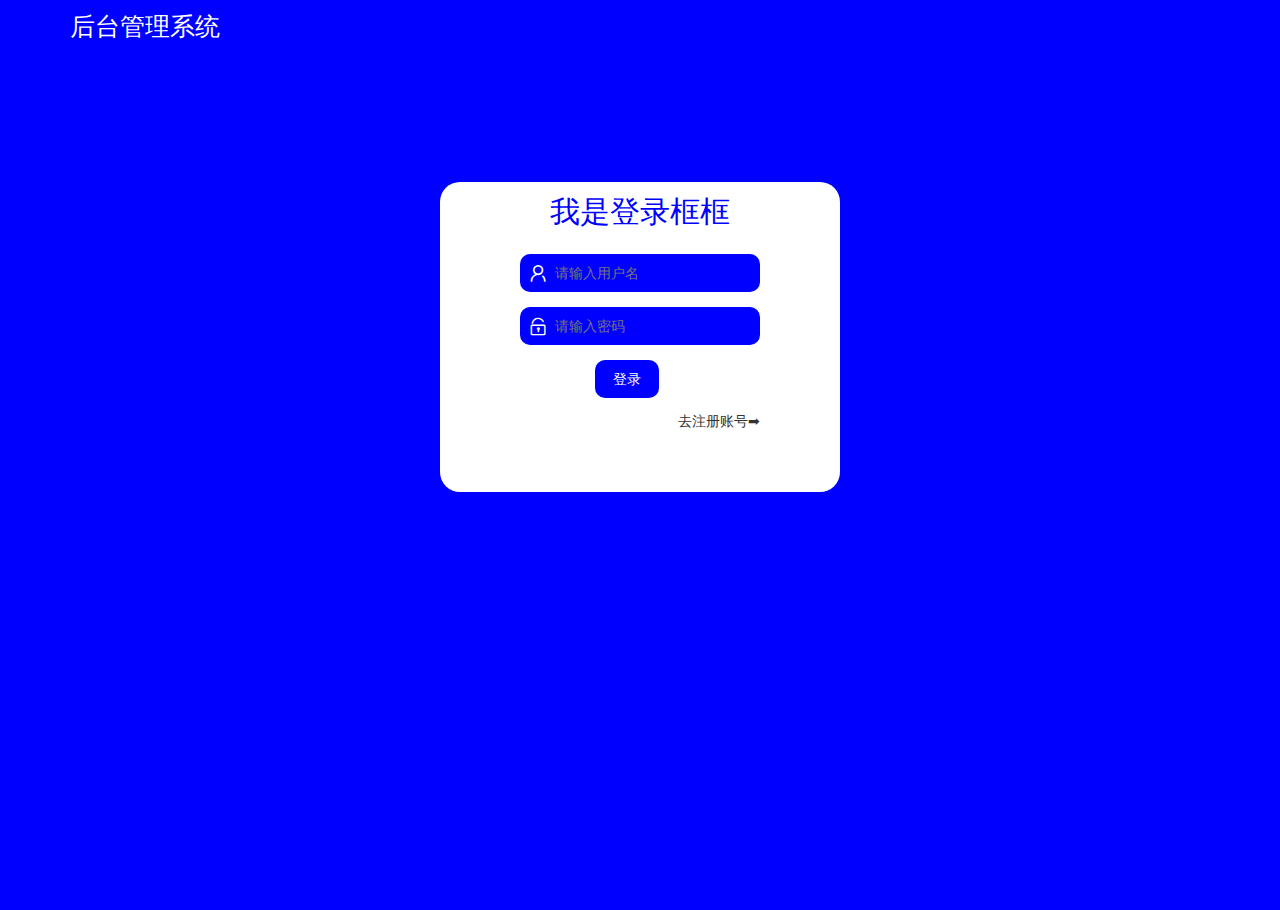
<file: login.html>
<!DOCTYPE html>
<html lang="en">

<head>
  <meta charset="UTF-8">
  <meta http-equiv="X-UA-Compatible" content="IE=edge">
  <meta name="viewport" content="width=device-width, initial-scale=1.0">
  <title>登录</title>
  <!-- 导入layui 的样式 -->
  <link rel="stylesheet" href="assets/lib/layui/css/layui.css">
  <!-- 导入自定义样式 -->
  <link rel="stylesheet" href="assets/css/login.css">
</head>

<body>
  <!-- 头部标题 -->
  <div class="layui-main">
    <h2>后台管理系统</h2>
    <!-- 登录注册区 -->
    <div class="loginAndRegBox">
      <!-- 大标题 -->
      <div class="title-box">我是登录框框</div>
      <!-- 登录的盒子 -->
      <div class="login-box">
        <!-- 这是登录的表单 -->
        <form class="layui-form" id="form_login">
          <!-- 用户名 -->
          <div class="layui-form-item">
            <i class="layui-icon layui-icon-username"></i>
            <input type="text" name="username" required lay-verify="required" placeholder="请输入用户名" autocomplete="off"
              class="layui-input">
          </div>
          <!-- 密码 -->
          <div class="layui-form-item">
            <i class="layui-icon layui-icon-password"></i>
            <input type="password" name="password" required lay-verify="required|pwd" placeholder="请输入密码"
              autocomplete="off" class="layui-input">
          </div>
          <!-- 登录按钮 -->
          <div class="layui-form-item">
            <button class="layui-btn " lay-submit>登录</button>
          </div>
          <div class="layui-form-item">
            <a href="javascript:;" id="link_reg">去注册账号➡︎</a>
          </div>
        </form>
      </div>
      <!-- 注册的盒子 -->
      <div class="reg-box">
        <!-- 注册的表单 -->
        <form class="layui-form" id="form_reg">
          <!-- 用户名 -->
          <div class="layui-form-item">
            <i class="layui-icon layui-icon-username"></i>
            <input type="text" name="username" required lay-verify="required" placeholder="请输入用户名" autocomplete="off"
              class="layui-input">
          </div>
          <!-- 密码 -->
          <div class="layui-form-item">
            <i class="layui-icon layui-icon-password"></i>
            <input type="password" name="password" required lay-verify="required|pwd" placeholder="请输入密码"
              autocomplete="off" class="layui-input">
          </div>
          <!-- 密码确认框 -->
          <div class="layui-form-item">
            <i class="layui-icon layui-icon-password"></i>
            <input type="password" name="repassword" required lay-verify="required|pwd|repwd" placeholder="再次确认密码"
              autocomplete="off" class="layui-input">
          </div>
          <!-- 注册按钮 -->
          <div class="layui-form-item">
            <button class="layui-btn " lay-submit>注册</button>
          </div>
          <div class="layui-form-item">
            <a href="javascript:;" id="link_login">⬅︎去登录</a>
          </div>
        </form>
      </div>
    </div>
  </div>
  <!-- 导入layui的js文件 -->
  <script src="/assets/lib/layui/layui.all.js"></script>
  <!-- 导入jQuery -->
  <script src="/assets/lib/jquery.js"></script>
  <!-- 导入自己封装的baseAPI.js文件 -->
  <script src="/assets/js/baseAPI.js"></script>
  <!-- 导入自定义javascript -->
  <script src="/assets/js/longin.js"></script>
</body>

</html>
</file>
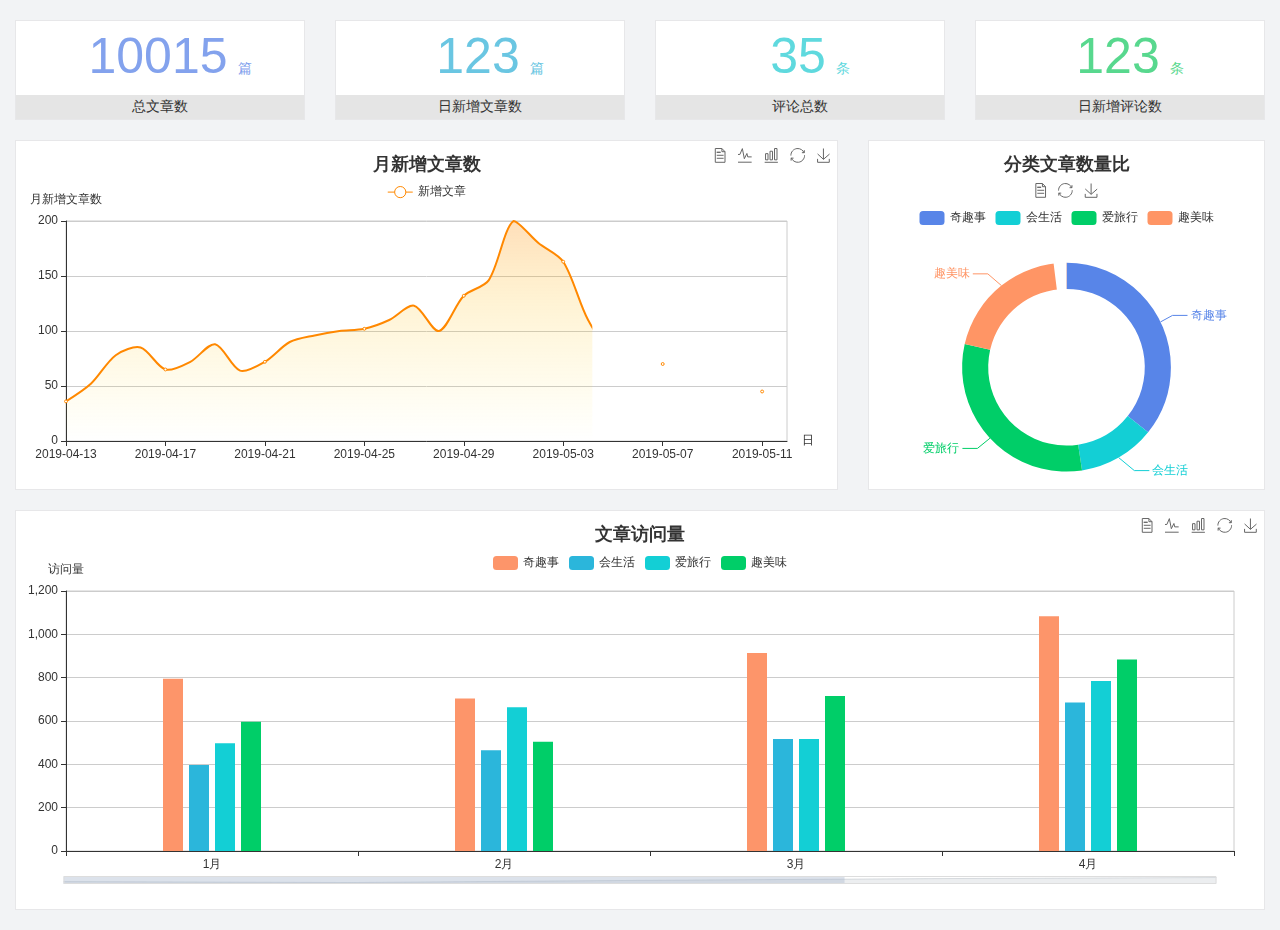
<file: home/dashboard.html>
<!DOCTYPE html>
<html lang="en">

<head>
  <meta charset="UTF-8">
  <meta name="viewport" content="width=device-width, initial-scale=1.0">
  <meta http-equiv="X-UA-Compatible" content="ie=edge">
  <title>图表统计</title>
  <link rel="stylesheet" href="../../assets/lib/bootstrap.css" />
  <link rel="stylesheet" href="../../assets/lib/main.css" />
  <script src="../../assets/lib/jquery.js"></script>
  <script type="text/javascript" src="../../assets/lib/echarts.min.js"></script>
</head>

<body>
  <div class="container-fluid">
    <div class="row spannel_list">
      <div class="col-sm-3 col-xs-6">
        <div class="spannel">
          <em>10015</em><span>篇</span>
          <b>总文章数</b>
        </div>
      </div>
      <div class="col-sm-3 col-xs-6">
        <div class="spannel scolor01">
          <em>123</em><span>篇</span>
          <b>日新增文章数</b>
        </div>
      </div>
      <div class="col-sm-3 col-xs-6">
        <div class="spannel scolor02">
          <em>35</em><span>条</span>
          <b>评论总数</b>
        </div>
      </div>
      <div class="col-sm-3 col-xs-6">
        <div class="spannel scolor03">
          <em>123</em><span>条</span>
          <b>日新增评论数</b>
        </div>
      </div>
    </div>
  </div>

  <div class="container-fluid">
    <div class="row curve-pie">
      <div class="col-lg-8 col-md-8">
        <div class="gragh_pannel" id="curve_show"></div>
      </div>
      <div class="col-lg-4 col-md-4">
        <div class="gragh_pannel" id="pie_show"></div>
      </div>
    </div>
  </div>

  <div class="container-fluid">
    <div class="column_pannel" id="column_show"></div>
  </div>

  <script>
    var oChart = echarts.init(document.getElementById('curve_show'));
    var aList_all = [
      { 'count': 36, 'date': '2019-04-13' },
      { 'count': 52, 'date': '2019-04-14' },
      { 'count': 78, 'date': '2019-04-15' },
      { 'count': 85, 'date': '2019-04-16' },
      { 'count': 65, 'date': '2019-04-17' },
      { 'count': 72, 'date': '2019-04-18' },
      { 'count': 88, 'date': '2019-04-19' },
      { 'count': 64, 'date': '2019-04-20' },
      { 'count': 72, 'date': '2019-04-21' },
      { 'count': 90, 'date': '2019-04-22' },
      { 'count': 96, 'date': '2019-04-23' },
      { 'count': 100, 'date': '2019-04-24' },
      { 'count': 102, 'date': '2019-04-25' },
      { 'count': 110, 'date': '2019-04-26' },
      { 'count': 123, 'date': '2019-04-27' },
      { 'count': 100, 'date': '2019-04-28' },
      { 'count': 132, 'date': '2019-04-29' },
      { 'count': 146, 'date': '2019-04-30' },
      { 'count': 200, 'date': '2019-05-01' },
      { 'count': 180, 'date': '2019-05-02' },
      { 'count': 163, 'date': '2019-05-03' },
      { 'count': 110, 'date': '2019-05-04' },
      { 'count': 80, 'date': '2019-05-05' },
      { 'count': 82, 'date': '2019-05-06' },
      { 'count': 70, 'date': '2019-05-07' },
      { 'count': 65, 'date': '2019-05-08' },
      { 'count': 54, 'date': '2019-05-09' },
      { 'count': 40, 'date': '2019-05-10' },
      { 'count': 45, 'date': '2019-05-11' },
      { 'count': 38, 'date': '2019-05-12' },
    ];

    let aCount = [];
    let aDate = [];

    for (var i = 0; i < aList_all.length; i++) {
      aCount.push(aList_all[i].count);
      aDate.push(aList_all[i].date);
    }

    var chartopt = {
      title: {
        text: '月新增文章数',
        left: 'center',
        top: '10'
      },
      tooltip: {
        trigger: 'axis'
      },
      legend: {
        data: ['新增文章'],
        top: '40'
      },
      toolbox: {
        show: true,
        feature: {
          mark: { show: true },
          dataView: { show: true, readOnly: false },
          magicType: { show: true, type: ['line', 'bar'] },
          restore: { show: true },
          saveAsImage: { show: true }
        }
      },
      calculable: true,
      xAxis: [
        {
          name: '日',
          type: 'category',
          boundaryGap: false,
          data: aDate
        }
      ],
      yAxis: [
        {
          name: '月新增文章数',
          type: 'value'
        }
      ],
      series: [
        {
          name: '新增文章',
          type: 'line',
          smooth: true,
          itemStyle: { normal: { areaStyle: { type: 'default' }, color: '#f80' }, lineStyle: { color: '#f80' } },
          data: aCount
        }],
      areaStyle: {
        normal: {
          color: new echarts.graphic.LinearGradient(0, 0, 0, 1, [{
            offset: 0,
            color: 'rgba(255,136,0,0.39)'
          }, {
            offset: .34,
            color: 'rgba(255,180,0,0.25)'
          }, {
            offset: 1,
            color: 'rgba(255,222,0,0.00)'
          }])

        }
      },
      grid: {
        show: true,
        x: 50,
        x2: 50,
        y: 80,
        height: 220
      }
    };

    oChart.setOption(chartopt);


    var oPie = echarts.init(document.getElementById('pie_show'));
    var oPieopt =
    {
      title: {
        top: 10,
        text: '分类文章数量比',
        x: 'center'
      },
      tooltip: {
        trigger: 'item',
        formatter: "{a} <br/>{b} : {c} ({d}%)"
      },
      color: ['#5885e8', '#13cfd5', '#00ce68', '#ff9565'],
      legend: {
        x: 'center',
        top: 65,
        data: ['奇趣事', '会生活', '爱旅行', '趣美味']
      },
      toolbox: {
        show: true,
        x: 'center',
        top: 35,
        feature: {
          mark: { show: true },
          dataView: { show: true, readOnly: false },
          magicType: {
            show: true,
            type: ['pie', 'funnel'],
            option: {
              funnel: {
                x: '25%',
                width: '50%',
                funnelAlign: 'left',
                max: 1548
              }
            }
          },
          restore: { show: true },
          saveAsImage: { show: true }
        }
      },
      calculable: true,
      series: [
        {
          name: '访问来源',
          type: 'pie',
          radius: ['45%', '60%'],
          center: ['50%', '65%'],
          data: [
            { value: 300, name: '奇趣事' },
            { value: 100, name: '会生活' },
            { value: 260, name: '爱旅行' },
            { value: 180, name: '趣美味' }
          ]
        }
      ]
    };
    oPie.setOption(oPieopt);



    var oColumn = this.echarts.init(document.getElementById('column_show'));
    var oColumnopt =
    {
      title: {
        text: '文章访问量',
        left: 'center',
        top: '10'
      },
      tooltip: {
        trigger: 'axis'
      },
      legend: {
        data: ['奇趣事', '会生活', '爱旅行', '趣美味'],
        top: '40'
      },
      toolbox: {
        show: true,
        feature: {
          mark: { show: true },
          dataView: { show: true, readOnly: false },
          magicType: { show: true, type: ['line', 'bar'] },
          restore: { show: true },
          saveAsImage: { show: true }
        }
      },
      calculable: true,
      xAxis: [
        {
          type: 'category',
          data: ['1月', '2月', '3月', '4月', '5月']
        }
      ],
      yAxis: [
        {
          name: '访问量',
          type: 'value'
        }
      ],
      series: [
        {
          name: '奇趣事',
          type: 'bar',
          barWidth: 20,
          itemStyle: {
            normal: { areaStyle: { type: 'default' }, color: '#fd956a' }
          },
          data: [800, 708, 920, 1090, 1200]
        },
        {
          name: '会生活',
          type: 'bar',
          barWidth: 20,
          itemStyle: {
            normal: { areaStyle: { type: 'default' }, color: '#2bb6db' }
          },
          data: [400, 468, 520, 690, 800]
        },
        {
          name: '爱旅行',
          type: 'bar',
          barWidth: 20,
          itemStyle: {
            normal: { areaStyle: { type: 'default' }, color: '#13cfd5' }
          },
          data: [500, 668, 520, 790, 900]
        },
        {
          name: '趣美味',
          type: 'bar',
          barWidth: 20,
          itemStyle: {
            normal: { areaStyle: { type: 'default' }, color: '#00ce68' }
          },
          data: [600, 508, 720, 890, 1000]
        }
      ],
      grid: {
        show: true,
        x: 50,
        x2: 30,
        y: 80,
        height: 260
      },
      dataZoom: [//给x轴设置滚动条
        {
          start: 0,//默认为0
          end: 100 - 1000 / 31,//默认为100
          type: 'slider',
          show: true,
          xAxisIndex: [0],
          handleSize: 0,//滑动条的 左右2个滑动条的大小
          height: 8,//组件高度
          left: 45, //左边的距离
          right: 50,//右边的距离
          bottom: 26,//右边的距离
          handleColor: '#ddd',//h滑动图标的颜色
          handleStyle: {
            borderColor: "#cacaca",
            borderWidth: "1",
            shadowBlur: 2,
            background: "#ddd",
            shadowColor: "#ddd",
          }
        }]
    };
    oColumn.setOption(oColumnopt);
  </script>
</body>

</html>
</file>
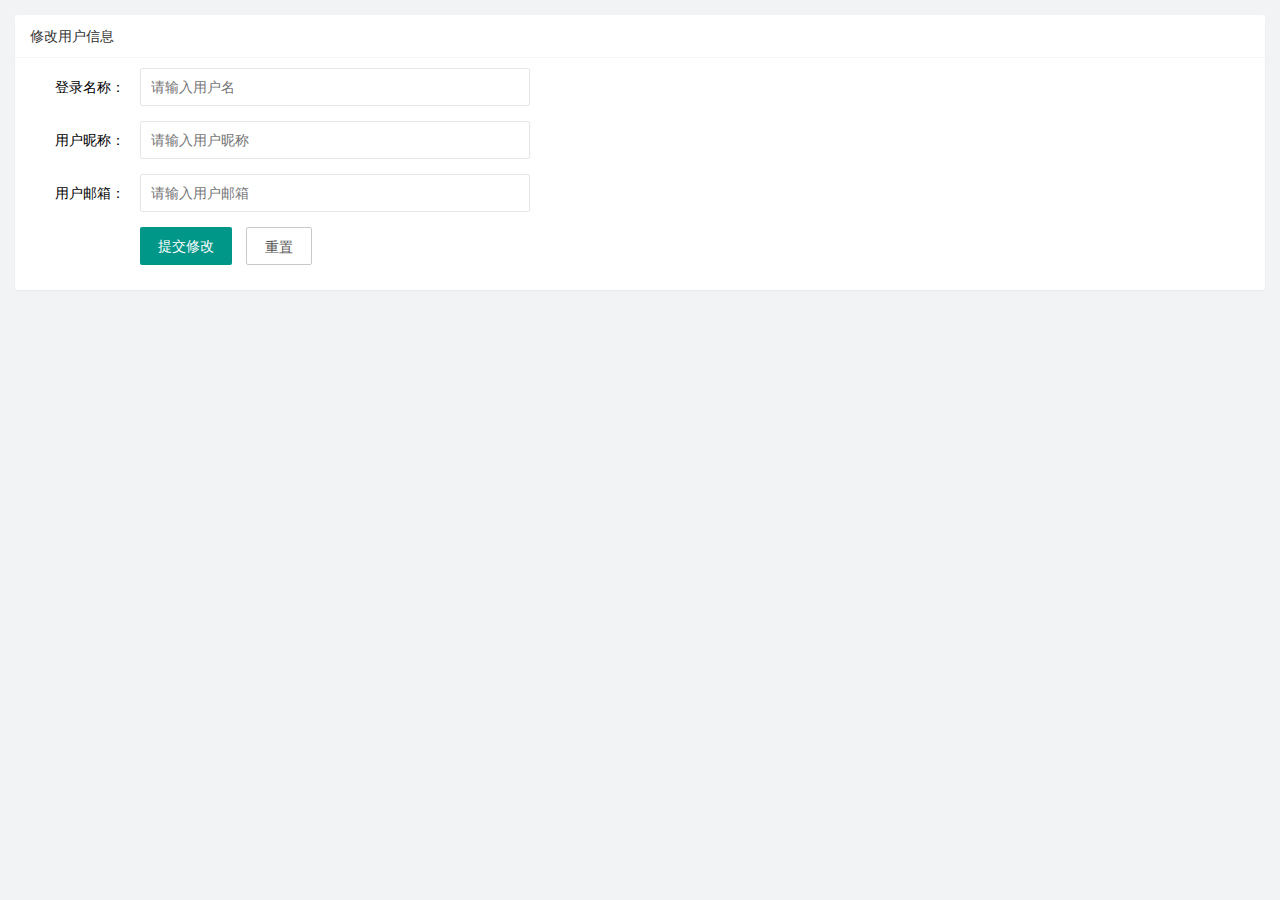
<file: user/user_info.html>
<!DOCTYPE html>
<html lang="en">

<head>
  <meta charset="UTF-8">
  <meta http-equiv="X-UA-Compatible" content="IE=edge">
  <meta name="viewport" content="width=device-width, initial-scale=1.0">
  <title>Document</title>
  <!-- 导入layui 的样式表 -->
  <link rel="stylesheet" href="/assets/lib/layui/css/layui.css">
  <!-- 导入自定义样式表 -->
  <link rel="stylesheet" href="/assets/css/user/user_info.css">
</head>

<body>
  <!-- 卡片区域 -->
  <div class="layui-card">
    <div class="layui-card-header">修改用户信息</div>
    <div class="layui-card-body">
      <!-- form 表单区域 -->
      <form class="layui-form" lay-filter="formuserInfo">
        <!-- 这是隐藏域 -->
        <input type="hidden" name="id" value='' />
        <div class="layui-form-item">
          <label class="layui-form-label">登录名称：</label>
          <div class="layui-input-block">
            <input type="text" name="username" required lay-verify="required" placeholder="请输入用户名" autocomplete="off"
              class="layui-input" readonly id="user-name">
          </div>
        </div>
        <div class="layui-form-item">
          <label class="layui-form-label">用户昵称：</label>
          <div class="layui-input-block">
            <input type="text" name="nickname" required lay-verify="required|nickname" placeholder="请输入用户昵称"
              autocomplete="off" class="layui-input">
          </div>
        </div>
        <div class="layui-form-item">
          <label class="layui-form-label">用户邮箱：</label>
          <div class="layui-input-block">
            <input type="text" name="email" required lay-verify="required|email" placeholder="请输入用户邮箱"
              autocomplete="off" class="layui-input">
          </div>
        </div>
        <div class="layui-form-item">
          <div class="layui-input-block">
            <button class="layui-btn" lay-submit lay-filter="formDemo">提交修改</button>
            <button type="reset" class="layui-btn layui-btn-primary" id="btnRest">重置</button>
          </div>
        </div>
      </form>
    </div>
  </div>
  <!-- 导入layui.js文件 -->
  <script src="/assets/lib/layui/layui.all.js"></script>
  <!-- 导入jQuery -->
  <script src="/assets/lib/jquery.js"></script>
  <!-- 导入baseAPI -->
  <script src="/assets/js/baseAPI.js"></script>
  <!-- 导入自己的JS -->
  <script src="/assets/js/user/user_info.js"></script>
</body>

</html>
</file>
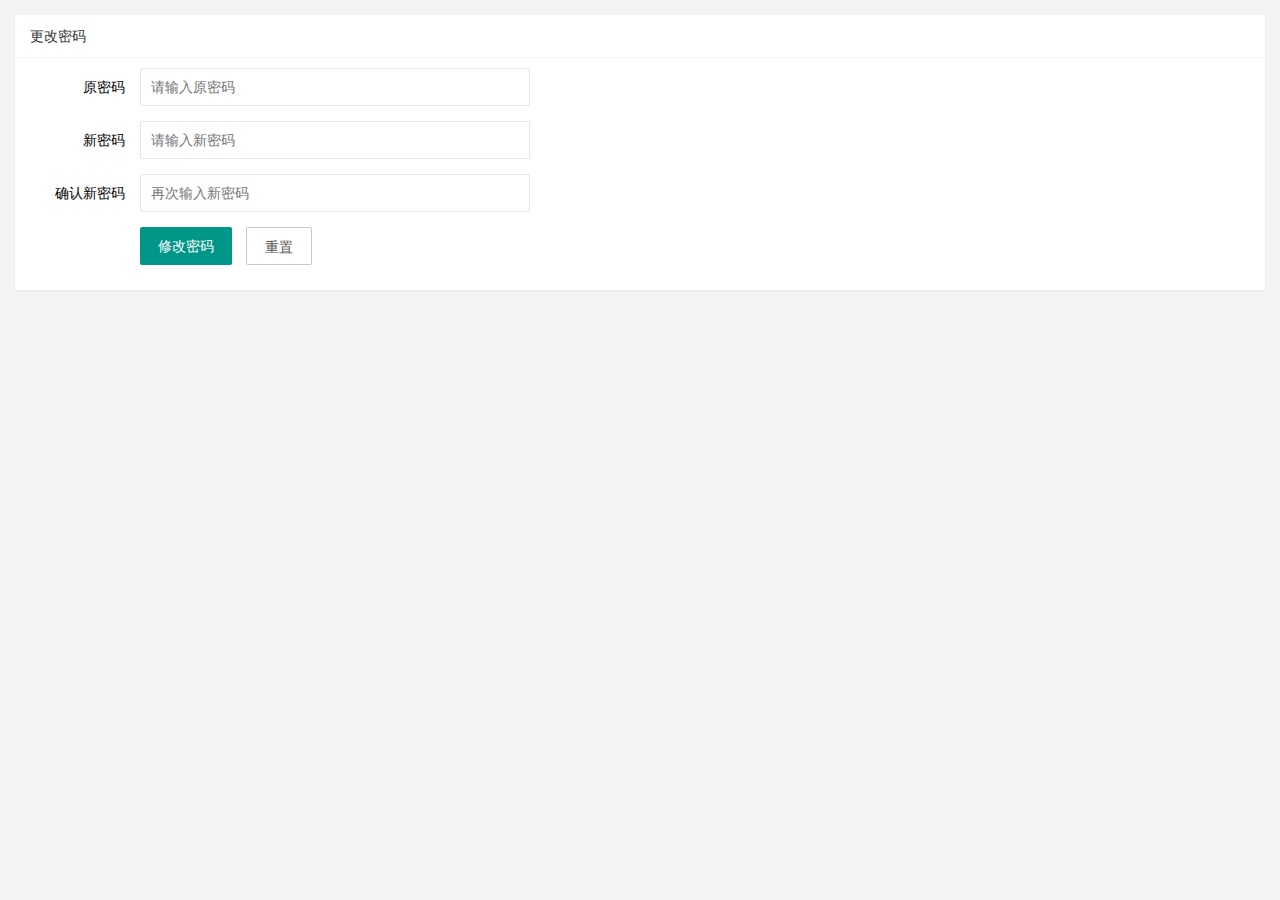
<file: user/user_pwd.html>
<!DOCTYPE html>
<html lang="en">

<head>
  <meta charset="UTF-8">
  <meta http-equiv="X-UA-Compatible" content="IE=edge">
  <meta name="viewport" content="width=device-width, initial-scale=1.0">
  <title>Document</title>
  <link rel="stylesheet" href="/assets/lib/layui/css/layui.css">
  <link rel="stylesheet" href="/assets/css/user/user_pwd.css">
</head>

<body>
  <!-- 卡片区域 -->
  <div class="layui-card">
    <div class="layui-card-header">更改密码</div>
    <div class="layui-card-body">
      <form class="layui-form" action="">
        <div class="layui-form-item">
          <label class="layui-form-label">原密码</label>
          <div class="layui-input-block">
            <input type="password" name="oldPwd" required lay-verify="required|pwd" placeholder="请输入原密码"
              autocomplete="off" class="layui-input">
          </div>
        </div>
        <div class="layui-form-item">
          <label class="layui-form-label">新密码</label>
          <div class="layui-input-block">
            <input type="password" name="newPwd" required lay-verify="required|pwd|samepwd" placeholder="请输入新密码"
              autocomplete="off" class="layui-input">
          </div>
        </div>
        <div class="layui-form-item">
          <label class="layui-form-label">确认新密码</label>
          <div class="layui-input-block">
            <input type="password" name="rePew" required lay-verify="required|pwd|rePwd" placeholder="再次输入新密码"
              autocomplete="off" class="layui-input">
          </div>
        </div>
        <div class="layui-form-item">
          <div class="layui-input-block">
            <button class="layui-btn" lay-submit lay-filter="formDemo">修改密码</button>
            <button type="reset" class="layui-btn layui-btn-primary">重置</button>
          </div>
        </div>
      </form>
    </div>
  </div>
  <script src="/assets/lib/layui/layui.all.js"></script>
  <script src="/assets/lib/jquery.js"></script>
  <script src="/assets/js/baseAPI.js"></script>
  <script src="/assets/js/user/user_pwd.js"></script>
</body>

</html>
</file>
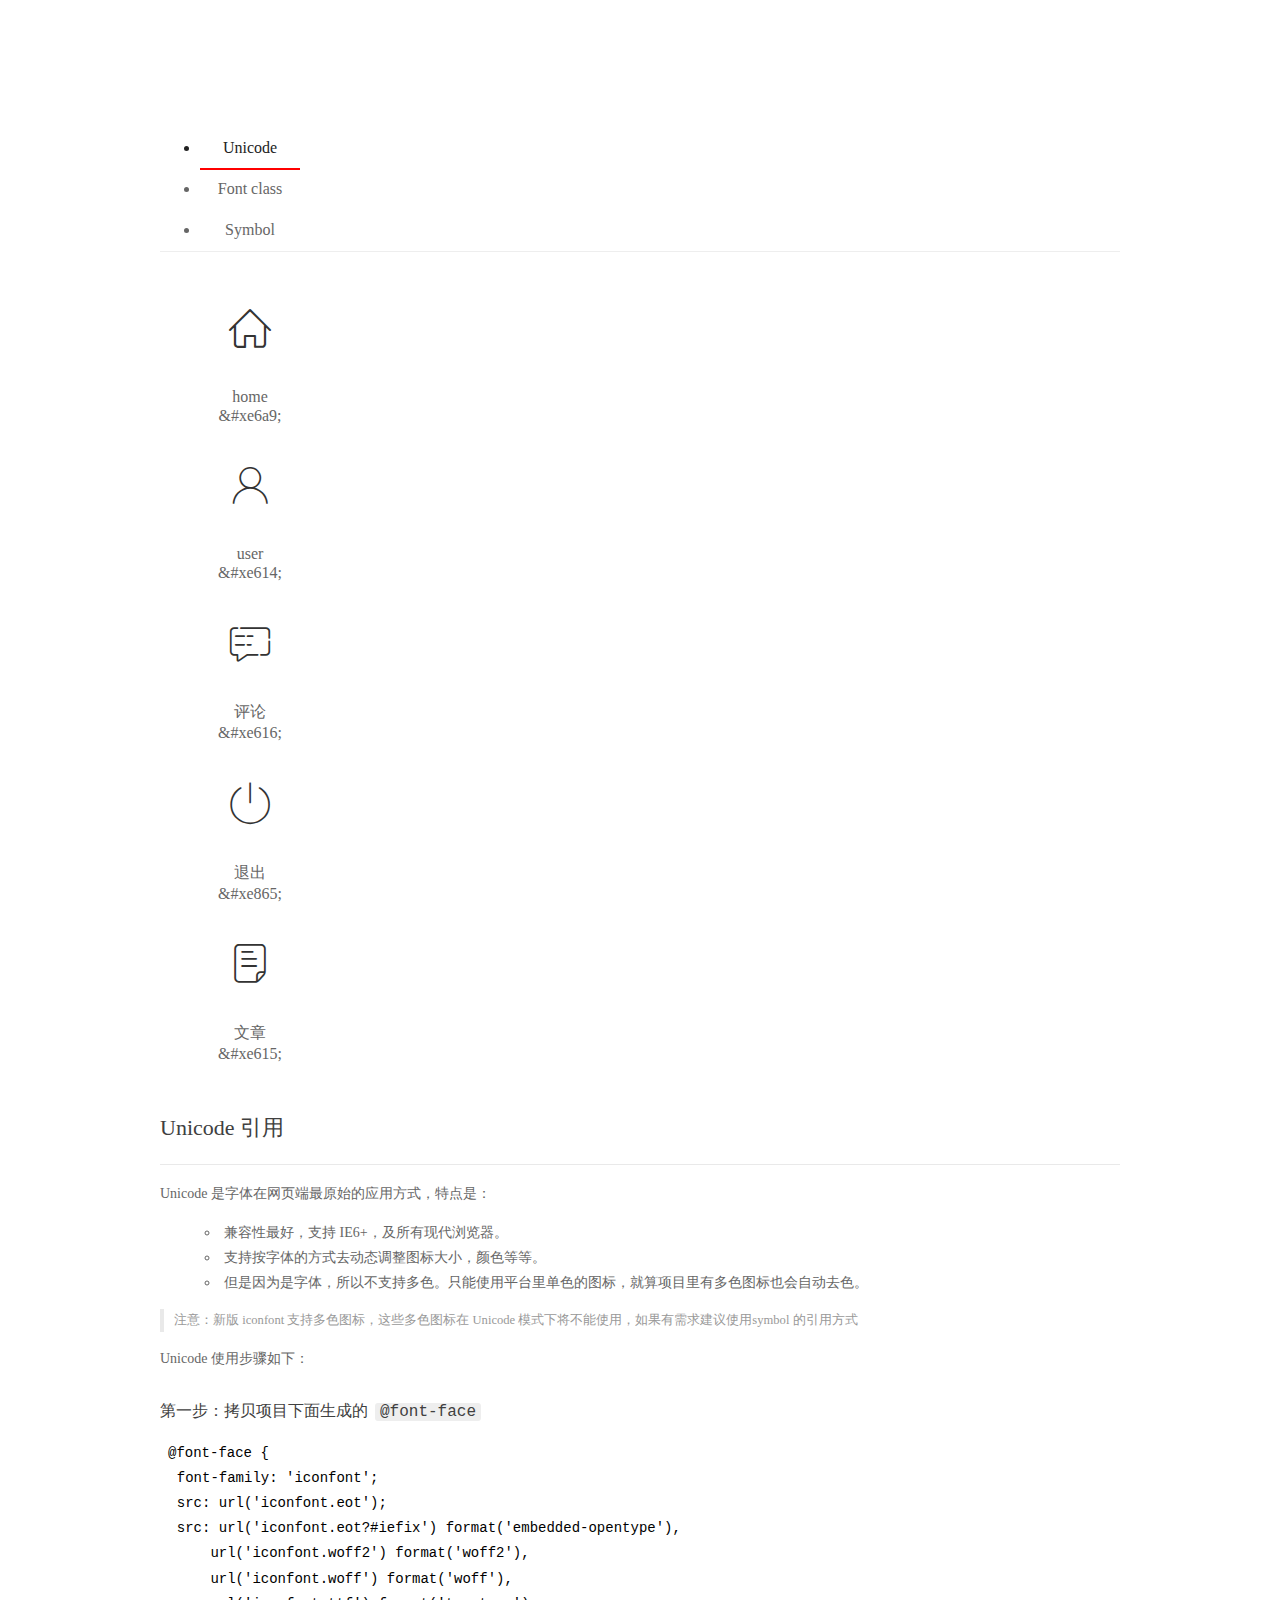
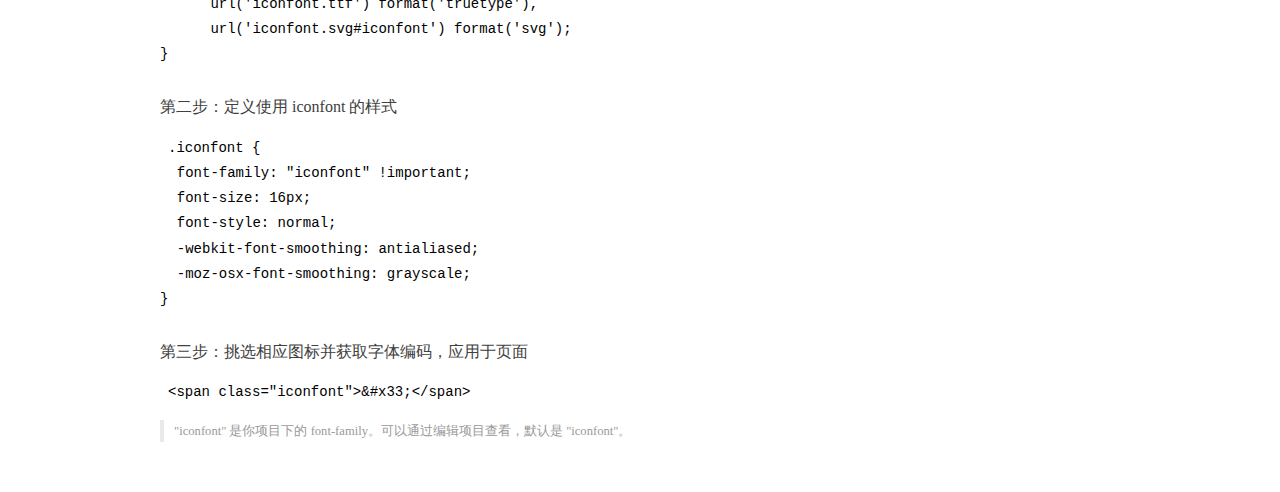
<file: assets/fonts/demo_index.html>
<!DOCTYPE html>
<html>
<head>
  <meta charset="utf-8"/>
  <title>IconFont Demo</title>
  <link rel="shortcut icon" href="https://gtms04.alicdn.com/tps/i4/TB1_oz6GVXXXXaFXpXXJDFnIXXX-64-64.ico" type="image/x-icon"/>
  <link rel="stylesheet" href="https://g.alicdn.com/thx/cube/1.3.2/cube.min.css">
  <link rel="stylesheet" href="demo.css">
  <link rel="stylesheet" href="iconfont.css">
  <script src="iconfont.js"></script>
  <!-- jQuery -->
  <script src="https://a1.alicdn.com/oss/uploads/2018/12/26/7bfddb60-08e8-11e9-9b04-53e73bb6408b.js"></script>
  <!-- 代码高亮 -->
  <script src="https://a1.alicdn.com/oss/uploads/2018/12/26/a3f714d0-08e6-11e9-8a15-ebf944d7534c.js"></script>
</head>
<body>
  <div class="main">
    <h1 class="logo"><a href="https://www.iconfont.cn/" title="iconfont 首页" target="_blank">&#xe86b;</a></h1>
    <div class="nav-tabs">
      <ul id="tabs" class="dib-box">
        <li class="dib active"><span>Unicode</span></li>
        <li class="dib"><span>Font class</span></li>
        <li class="dib"><span>Symbol</span></li>
      </ul>
      
    </div>
    <div class="tab-container">
      <div class="content unicode" style="display: block;">
          <ul class="icon_lists dib-box">
          
            <li class="dib">
              <span class="icon iconfont">&#xe6a9;</span>
                <div class="name">home</div>
                <div class="code-name">&amp;#xe6a9;</div>
              </li>
          
            <li class="dib">
              <span class="icon iconfont">&#xe614;</span>
                <div class="name">user</div>
                <div class="code-name">&amp;#xe614;</div>
              </li>
          
            <li class="dib">
              <span class="icon iconfont">&#xe616;</span>
                <div class="name">评论</div>
                <div class="code-name">&amp;#xe616;</div>
              </li>
          
            <li class="dib">
              <span class="icon iconfont">&#xe865;</span>
                <div class="name">退出</div>
                <div class="code-name">&amp;#xe865;</div>
              </li>
          
            <li class="dib">
              <span class="icon iconfont">&#xe615;</span>
                <div class="name">文章</div>
                <div class="code-name">&amp;#xe615;</div>
              </li>
          
          </ul>
          <div class="article markdown">
          <h2 id="unicode-">Unicode 引用</h2>
          <hr>

          <p>Unicode 是字体在网页端最原始的应用方式，特点是：</p>
          <ul>
            <li>兼容性最好，支持 IE6+，及所有现代浏览器。</li>
            <li>支持按字体的方式去动态调整图标大小，颜色等等。</li>
            <li>但是因为是字体，所以不支持多色。只能使用平台里单色的图标，就算项目里有多色图标也会自动去色。</li>
          </ul>
          <blockquote>
            <p>注意：新版 iconfont 支持多色图标，这些多色图标在 Unicode 模式下将不能使用，如果有需求建议使用symbol 的引用方式</p>
          </blockquote>
          <p>Unicode 使用步骤如下：</p>
          <h3 id="-font-face">第一步：拷贝项目下面生成的 <code>@font-face</code></h3>
<pre><code class="language-css"
>@font-face {
  font-family: 'iconfont';
  src: url('iconfont.eot');
  src: url('iconfont.eot?#iefix') format('embedded-opentype'),
      url('iconfont.woff2') format('woff2'),
      url('iconfont.woff') format('woff'),
      url('iconfont.ttf') format('truetype'),
      url('iconfont.svg#iconfont') format('svg');
}
</code></pre>
          <h3 id="-iconfont-">第二步：定义使用 iconfont 的样式</h3>
<pre><code class="language-css"
>.iconfont {
  font-family: "iconfont" !important;
  font-size: 16px;
  font-style: normal;
  -webkit-font-smoothing: antialiased;
  -moz-osx-font-smoothing: grayscale;
}
</code></pre>
          <h3 id="-">第三步：挑选相应图标并获取字体编码，应用于页面</h3>
<pre>
<code class="language-html"
>&lt;span class="iconfont"&gt;&amp;#x33;&lt;/span&gt;
</code></pre>
          <blockquote>
            <p>"iconfont" 是你项目下的 font-family。可以通过编辑项目查看，默认是 "iconfont"。</p>
          </blockquote>
          </div>
      </div>
      <div class="content font-class">
        <ul class="icon_lists dib-box">
          
          <li class="dib">
            <span class="icon iconfont icon-home"></span>
            <div class="name">
              home
            </div>
            <div class="code-name">.icon-home
            </div>
          </li>
          
          <li class="dib">
            <span class="icon iconfont icon-user"></span>
            <div class="name">
              user
            </div>
            <div class="code-name">.icon-user
            </div>
          </li>
          
          <li class="dib">
            <span class="icon iconfont icon-pinglun"></span>
            <div class="name">
              评论
            </div>
            <div class="code-name">.icon-pinglun
            </div>
          </li>
          
          <li class="dib">
            <span class="icon iconfont icon-tuichu"></span>
            <div class="name">
              退出
            </div>
            <div class="code-name">.icon-tuichu
            </div>
          </li>
          
          <li class="dib">
            <span class="icon iconfont icon-16"></span>
            <div class="name">
              文章
            </div>
            <div class="code-name">.icon-16
            </div>
          </li>
          
        </ul>
        <div class="article markdown">
        <h2 id="font-class-">font-class 引用</h2>
        <hr>

        <p>font-class 是 Unicode 使用方式的一种变种，主要是解决 Unicode 书写不直观，语意不明确的问题。</p>
        <p>与 Unicode 使用方式相比，具有如下特点：</p>
        <ul>
          <li>兼容性良好，支持 IE8+，及所有现代浏览器。</li>
          <li>相比于 Unicode 语意明确，书写更直观。可以很容易分辨这个 icon 是什么。</li>
          <li>因为使用 class 来定义图标，所以当要替换图标时，只需要修改 class 里面的 Unicode 引用。</li>
          <li>不过因为本质上还是使用的字体，所以多色图标还是不支持的。</li>
        </ul>
        <p>使用步骤如下：</p>
        <h3 id="-fontclass-">第一步：引入项目下面生成的 fontclass 代码：</h3>
<pre><code class="language-html">&lt;link rel="stylesheet" href="./iconfont.css"&gt;
</code></pre>
        <h3 id="-">第二步：挑选相应图标并获取类名，应用于页面：</h3>
<pre><code class="language-html">&lt;span class="iconfont icon-xxx"&gt;&lt;/span&gt;
</code></pre>
        <blockquote>
          <p>"
            iconfont" 是你项目下的 font-family。可以通过编辑项目查看，默认是 "iconfont"。</p>
        </blockquote>
      </div>
      </div>
      <div class="content symbol">
          <ul class="icon_lists dib-box">
          
            <li class="dib">
                <svg class="icon svg-icon" aria-hidden="true">
                  <use xlink:href="#icon-home"></use>
                </svg>
                <div class="name">home</div>
                <div class="code-name">#icon-home</div>
            </li>
          
            <li class="dib">
                <svg class="icon svg-icon" aria-hidden="true">
                  <use xlink:href="#icon-user"></use>
                </svg>
                <div class="name">user</div>
                <div class="code-name">#icon-user</div>
            </li>
          
            <li class="dib">
                <svg class="icon svg-icon" aria-hidden="true">
                  <use xlink:href="#icon-pinglun"></use>
                </svg>
                <div class="name">评论</div>
                <div class="code-name">#icon-pinglun</div>
            </li>
          
            <li class="dib">
                <svg class="icon svg-icon" aria-hidden="true">
                  <use xlink:href="#icon-tuichu"></use>
                </svg>
                <div class="name">退出</div>
                <div class="code-name">#icon-tuichu</div>
            </li>
          
            <li class="dib">
                <svg class="icon svg-icon" aria-hidden="true">
                  <use xlink:href="#icon-16"></use>
                </svg>
                <div class="name">文章</div>
                <div class="code-name">#icon-16</div>
            </li>
          
          </ul>
          <div class="article markdown">
          <h2 id="symbol-">Symbol 引用</h2>
          <hr>

          <p>这是一种全新的使用方式，应该说这才是未来的主流，也是平台目前推荐的用法。相关介绍可以参考这篇<a href="">文章</a>
            这种用法其实是做了一个 SVG 的集合，与另外两种相比具有如下特点：</p>
          <ul>
            <li>支持多色图标了，不再受单色限制。</li>
            <li>通过一些技巧，支持像字体那样，通过 <code>font-size</code>, <code>color</code> 来调整样式。</li>
            <li>兼容性较差，支持 IE9+，及现代浏览器。</li>
            <li>浏览器渲染 SVG 的性能一般，还不如 png。</li>
          </ul>
          <p>使用步骤如下：</p>
          <h3 id="-symbol-">第一步：引入项目下面生成的 symbol 代码：</h3>
<pre><code class="language-html">&lt;script src="./iconfont.js"&gt;&lt;/script&gt;
</code></pre>
          <h3 id="-css-">第二步：加入通用 CSS 代码（引入一次就行）：</h3>
<pre><code class="language-html">&lt;style&gt;
.icon {
  width: 1em;
  height: 1em;
  vertical-align: -0.15em;
  fill: currentColor;
  overflow: hidden;
}
&lt;/style&gt;
</code></pre>
          <h3 id="-">第三步：挑选相应图标并获取类名，应用于页面：</h3>
<pre><code class="language-html">&lt;svg class="icon" aria-hidden="true"&gt;
  &lt;use xlink:href="#icon-xxx"&gt;&lt;/use&gt;
&lt;/svg&gt;
</code></pre>
          </div>
      </div>

    </div>
  </div>
  <script>
  $(document).ready(function () {
      $('.tab-container .content:first').show()

      $('#tabs li').click(function (e) {
        var tabContent = $('.tab-container .content')
        var index = $(this).index()

        if ($(this).hasClass('active')) {
          return
        } else {
          $('#tabs li').removeClass('active')
          $(this).addClass('active')

          tabContent.hide().eq(index).fadeIn()
        }
      })
    })
  </script>
</body>
</html>
</file>
<file: assets/lib/layui/css/layui.css>
/** layui-v2.5.5 MIT License By https://www.layui.com */
 .layui-inline,img{display:inline-block;vertical-align:middle}h1,h2,h3,h4,h5,h6{font-weight:400}.layui-edge,.layui-header,.layui-inline,.layui-main{position:relative}.layui-body,.layui-edge,.layui-elip{overflow:hidden}.layui-btn,.layui-edge,.layui-inline,img{vertical-align:middle}.layui-btn,.layui-disabled,.layui-icon,.layui-unselect{-moz-user-select:none;-webkit-user-select:none;-ms-user-select:none}.layui-elip,.layui-form-checkbox span,.layui-form-pane .layui-form-label{text-overflow:ellipsis;white-space:nowrap}.layui-breadcrumb,.layui-tree-btnGroup{visibility:hidden}blockquote,body,button,dd,div,dl,dt,form,h1,h2,h3,h4,h5,h6,input,li,ol,p,pre,td,textarea,th,ul{margin:0;padding:0;-webkit-tap-highlight-color:rgba(0,0,0,0)}a:active,a:hover{outline:0}img{border:none}li{list-style:none}table{border-collapse:collapse;border-spacing:0}h4,h5,h6{font-size:100%}button,input,optgroup,option,select,textarea{font-family:inherit;font-size:inherit;font-style:inherit;font-weight:inherit;outline:0}pre{white-space:pre-wrap;white-space:-moz-pre-wrap;white-space:-pre-wrap;white-space:-o-pre-wrap;word-wrap:break-word}body{line-height:24px;font:14px Helvetica Neue,Helvetica,PingFang SC,Tahoma,Arial,sans-serif}hr{height:1px;margin:10px 0;border:0;clear:both}a{color:#333;text-decoration:none}a:hover{color:#777}a cite{font-style:normal;*cursor:pointer}.layui-border-box,.layui-border-box *{box-sizing:border-box}.layui-box,.layui-box *{box-sizing:content-box}.layui-clear{clear:both;*zoom:1}.layui-clear:after{content:'\20';clear:both;*zoom:1;display:block;height:0}.layui-inline{*display:inline;*zoom:1}.layui-edge{display:inline-block;width:0;height:0;border-width:6px;border-style:dashed;border-color:transparent}.layui-edge-top{top:-4px;border-bottom-color:#999;border-bottom-style:solid}.layui-edge-right{border-left-color:#999;border-left-style:solid}.layui-edge-bottom{top:2px;border-top-color:#999;border-top-style:solid}.layui-edge-left{border-right-color:#999;border-right-style:solid}.layui-disabled,.layui-disabled:hover{color:#d2d2d2!important;cursor:not-allowed!important}.layui-circle{border-radius:100%}.layui-show{display:block!important}.layui-hide{display:none!important}@font-face{font-family:layui-icon;src:url(../font/iconfont.eot?v=250);src:url(../font/iconfont.eot?v=250#iefix) format('embedded-opentype'),url(../font/iconfont.woff2?v=250) format('woff2'),url(../font/iconfont.woff?v=250) format('woff'),url(../font/iconfont.ttf?v=250) format('truetype'),url(../font/iconfont.svg?v=250#layui-icon) format('svg')}.layui-icon{font-family:layui-icon!important;font-size:16px;font-style:normal;-webkit-font-smoothing:antialiased;-moz-osx-font-smoothing:grayscale}.layui-icon-reply-fill:before{content:"\e611"}.layui-icon-set-fill:before{content:"\e614"}.layui-icon-menu-fill:before{content:"\e60f"}.layui-icon-search:before{content:"\e615"}.layui-icon-share:before{content:"\e641"}.layui-icon-set-sm:before{content:"\e620"}.layui-icon-engine:before{content:"\e628"}.layui-icon-close:before{content:"\1006"}.layui-icon-close-fill:before{content:"\1007"}.layui-icon-chart-screen:before{content:"\e629"}.layui-icon-star:before{content:"\e600"}.layui-icon-circle-dot:before{content:"\e617"}.layui-icon-chat:before{content:"\e606"}.layui-icon-release:before{content:"\e609"}.layui-icon-list:before{content:"\e60a"}.layui-icon-chart:before{content:"\e62c"}.layui-icon-ok-circle:before{content:"\1005"}.layui-icon-layim-theme:before{content:"\e61b"}.layui-icon-table:before{content:"\e62d"}.layui-icon-right:before{content:"\e602"}.layui-icon-left:before{content:"\e603"}.layui-icon-cart-simple:before{content:"\e698"}.layui-icon-face-cry:before{content:"\e69c"}.layui-icon-face-smile:before{content:"\e6af"}.layui-icon-survey:before{content:"\e6b2"}.layui-icon-tree:before{content:"\e62e"}.layui-icon-upload-circle:before{content:"\e62f"}.layui-icon-add-circle:before{content:"\e61f"}.layui-icon-download-circle:before{content:"\e601"}.layui-icon-templeate-1:before{content:"\e630"}.layui-icon-util:before{content:"\e631"}.layui-icon-face-surprised:before{content:"\e664"}.layui-icon-edit:before{content:"\e642"}.layui-icon-speaker:before{content:"\e645"}.layui-icon-down:before{content:"\e61a"}.layui-icon-file:before{content:"\e621"}.layui-icon-layouts:before{content:"\e632"}.layui-icon-rate-half:before{content:"\e6c9"}.layui-icon-add-circle-fine:before{content:"\e608"}.layui-icon-prev-circle:before{content:"\e633"}.layui-icon-read:before{content:"\e705"}.layui-icon-404:before{content:"\e61c"}.layui-icon-carousel:before{content:"\e634"}.layui-icon-help:before{content:"\e607"}.layui-icon-code-circle:before{content:"\e635"}.layui-icon-water:before{content:"\e636"}.layui-icon-username:before{content:"\e66f"}.layui-icon-find-fill:before{content:"\e670"}.layui-icon-about:before{content:"\e60b"}.layui-icon-location:before{content:"\e715"}.layui-icon-up:before{content:"\e619"}.layui-icon-pause:before{content:"\e651"}.layui-icon-date:before{content:"\e637"}.layui-icon-layim-uploadfile:before{content:"\e61d"}.layui-icon-delete:before{content:"\e640"}.layui-icon-play:before{content:"\e652"}.layui-icon-top:before{content:"\e604"}.layui-icon-friends:before{content:"\e612"}.layui-icon-refresh-3:before{content:"\e9aa"}.layui-icon-ok:before{content:"\e605"}.layui-icon-layer:before{content:"\e638"}.layui-icon-face-smile-fine:before{content:"\e60c"}.layui-icon-dollar:before{content:"\e659"}.layui-icon-group:before{content:"\e613"}.layui-icon-layim-download:before{content:"\e61e"}.layui-icon-picture-fine:before{content:"\e60d"}.layui-icon-link:before{content:"\e64c"}.layui-icon-diamond:before{content:"\e735"}.layui-icon-log:before{content:"\e60e"}.layui-icon-rate-solid:before{content:"\e67a"}.layui-icon-fonts-del:before{content:"\e64f"}.layui-icon-unlink:before{content:"\e64d"}.layui-icon-fonts-clear:before{content:"\e639"}.layui-icon-triangle-r:before{content:"\e623"}.layui-icon-circle:before{content:"\e63f"}.layui-icon-radio:before{content:"\e643"}.layui-icon-align-center:before{content:"\e647"}.layui-icon-align-right:before{content:"\e648"}.layui-icon-align-left:before{content:"\e649"}.layui-icon-loading-1:before{content:"\e63e"}.layui-icon-return:before{content:"\e65c"}.layui-icon-fonts-strong:before{content:"\e62b"}.layui-icon-upload:before{content:"\e67c"}.layui-icon-dialogue:before{content:"\e63a"}.layui-icon-video:before{content:"\e6ed"}.layui-icon-headset:before{content:"\e6fc"}.layui-icon-cellphone-fine:before{content:"\e63b"}.layui-icon-add-1:before{content:"\e654"}.layui-icon-face-smile-b:before{content:"\e650"}.layui-icon-fonts-html:before{content:"\e64b"}.layui-icon-form:before{content:"\e63c"}.layui-icon-cart:before{content:"\e657"}.layui-icon-camera-fill:before{content:"\e65d"}.layui-icon-tabs:before{content:"\e62a"}.layui-icon-fonts-code:before{content:"\e64e"}.layui-icon-fire:before{content:"\e756"}.layui-icon-set:before{content:"\e716"}.layui-icon-fonts-u:before{content:"\e646"}.layui-icon-triangle-d:before{content:"\e625"}.layui-icon-tips:before{content:"\e702"}.layui-icon-picture:before{content:"\e64a"}.layui-icon-more-vertical:before{content:"\e671"}.layui-icon-flag:before{content:"\e66c"}.layui-icon-loading:before{content:"\e63d"}.layui-icon-fonts-i:before{content:"\e644"}.layui-icon-refresh-1:before{content:"\e666"}.layui-icon-rmb:before{content:"\e65e"}.layui-icon-home:before{content:"\e68e"}.layui-icon-user:before{content:"\e770"}.layui-icon-notice:before{content:"\e667"}.layui-icon-login-weibo:before{content:"\e675"}.layui-icon-voice:before{content:"\e688"}.layui-icon-upload-drag:before{content:"\e681"}.layui-icon-login-qq:before{content:"\e676"}.layui-icon-snowflake:before{content:"\e6b1"}.layui-icon-file-b:before{content:"\e655"}.layui-icon-template:before{content:"\e663"}.layui-icon-auz:before{content:"\e672"}.layui-icon-console:before{content:"\e665"}.layui-icon-app:before{content:"\e653"}.layui-icon-prev:before{content:"\e65a"}.layui-icon-website:before{content:"\e7ae"}.layui-icon-next:before{content:"\e65b"}.layui-icon-component:before{content:"\e857"}.layui-icon-more:before{content:"\e65f"}.layui-icon-login-wechat:before{content:"\e677"}.layui-icon-shrink-right:before{content:"\e668"}.layui-icon-spread-left:before{content:"\e66b"}.layui-icon-camera:before{content:"\e660"}.layui-icon-note:before{content:"\e66e"}.layui-icon-refresh:before{content:"\e669"}.layui-icon-female:before{content:"\e661"}.layui-icon-male:before{content:"\e662"}.layui-icon-password:before{content:"\e673"}.layui-icon-senior:before{content:"\e674"}.layui-icon-theme:before{content:"\e66a"}.layui-icon-tread:before{content:"\e6c5"}.layui-icon-praise:before{content:"\e6c6"}.layui-icon-star-fill:before{content:"\e658"}.layui-icon-rate:before{content:"\e67b"}.layui-icon-template-1:before{content:"\e656"}.layui-icon-vercode:before{content:"\e679"}.layui-icon-cellphone:before{content:"\e678"}.layui-icon-screen-full:before{content:"\e622"}.layui-icon-screen-restore:before{content:"\e758"}.layui-icon-cols:before{content:"\e610"}.layui-icon-export:before{content:"\e67d"}.layui-icon-print:before{content:"\e66d"}.layui-icon-slider:before{content:"\e714"}.layui-icon-addition:before{content:"\e624"}.layui-icon-subtraction:before{content:"\e67e"}.layui-icon-service:before{content:"\e626"}.layui-icon-transfer:before{content:"\e691"}.layui-main{width:1140px;margin:0 auto}.layui-header{z-index:1000;height:60px}.layui-header a:hover{transition:all .5s;-webkit-transition:all .5s}.layui-side{position:fixed;left:0;top:0;bottom:0;z-index:999;width:200px;overflow-x:hidden}.layui-side-scroll{position:relative;width:220px;height:100%;overflow-x:hidden}.layui-body{position:absolute;left:200px;right:0;top:0;bottom:0;z-index:998;width:auto;overflow-y:auto;box-sizing:border-box}.layui-layout-body{overflow:hidden}.layui-layout-admin .layui-header{background-color:#23262E}.layui-layout-admin .layui-side{top:60px;width:200px;overflow-x:hidden}.layui-layout-admin .layui-body{position:fixed;top:60px;bottom:44px}.layui-layout-admin .layui-main{width:auto;margin:0 15px}.layui-layout-admin .layui-footer{position:fixed;left:200px;right:0;bottom:0;height:44px;line-height:44px;padding:0 15px;background-color:#eee}.layui-layout-admin .layui-logo{position:absolute;left:0;top:0;width:200px;height:100%;line-height:60px;text-align:center;color:#009688;font-size:16px}.layui-layout-admin .layui-header .layui-nav{background:0 0}.layui-layout-left{position:absolute!important;left:200px;top:0}.layui-layout-right{position:absolute!important;right:0;top:0}.layui-container{position:relative;margin:0 auto;padding:0 15px;box-sizing:border-box}.layui-fluid{position:relative;margin:0 auto;padding:0 15px}.layui-row:after,.layui-row:before{content:'';display:block;clear:both}.layui-col-lg1,.layui-col-lg10,.layui-col-lg11,.layui-col-lg12,.layui-col-lg2,.layui-col-lg3,.layui-col-lg4,.layui-col-lg5,.layui-col-lg6,.layui-col-lg7,.layui-col-lg8,.layui-col-lg9,.layui-col-md1,.layui-col-md10,.layui-col-md11,.layui-col-md12,.layui-col-md2,.layui-col-md3,.layui-col-md4,.layui-col-md5,.layui-col-md6,.layui-col-md7,.layui-col-md8,.layui-col-md9,.layui-col-sm1,.layui-col-sm10,.layui-col-sm11,.layui-col-sm12,.layui-col-sm2,.layui-col-sm3,.layui-col-sm4,.layui-col-sm5,.layui-col-sm6,.layui-col-sm7,.layui-col-sm8,.layui-col-sm9,.layui-col-xs1,.layui-col-xs10,.layui-col-xs11,.layui-col-xs12,.layui-col-xs2,.layui-col-xs3,.layui-col-xs4,.layui-col-xs5,.layui-col-xs6,.layui-col-xs7,.layui-col-xs8,.layui-col-xs9{position:relative;display:block;box-sizing:border-box}.layui-col-xs1,.layui-col-xs10,.layui-col-xs11,.layui-col-xs12,.layui-col-xs2,.layui-col-xs3,.layui-col-xs4,.layui-col-xs5,.layui-col-xs6,.layui-col-xs7,.layui-col-xs8,.layui-col-xs9{float:left}.layui-col-xs1{width:8.33333333%}.layui-col-xs2{width:16.66666667%}.layui-col-xs3{width:25%}.layui-col-xs4{width:33.33333333%}.layui-col-xs5{width:41.66666667%}.layui-col-xs6{width:50%}.layui-col-xs7{width:58.33333333%}.layui-col-xs8{width:66.66666667%}.layui-col-xs9{width:75%}.layui-col-xs10{width:83.33333333%}.layui-col-xs11{width:91.66666667%}.layui-col-xs12{width:100%}.layui-col-xs-offset1{margin-left:8.33333333%}.layui-col-xs-offset2{margin-left:16.66666667%}.layui-col-xs-offset3{margin-left:25%}.layui-col-xs-offset4{margin-left:33.33333333%}.layui-col-xs-offset5{margin-left:41.66666667%}.layui-col-xs-offset6{margin-left:50%}.layui-col-xs-offset7{margin-left:58.33333333%}.layui-col-xs-offset8{margin-left:66.66666667%}.layui-col-xs-offset9{margin-left:75%}.layui-col-xs-offset10{margin-left:83.33333333%}.layui-col-xs-offset11{margin-left:91.66666667%}.layui-col-xs-offset12{margin-left:100%}@media screen and (max-width:768px){.layui-hide-xs{display:none!important}.layui-show-xs-block{display:block!important}.layui-show-xs-inline{display:inline!important}.layui-show-xs-inline-block{display:inline-block!important}}@media screen and (min-width:768px){.layui-container{width:750px}.layui-hide-sm{display:none!important}.layui-show-sm-block{display:block!important}.layui-show-sm-inline{display:inline!important}.layui-show-sm-inline-block{display:inline-block!important}.layui-col-sm1,.layui-col-sm10,.layui-col-sm11,.layui-col-sm12,.layui-col-sm2,.layui-col-sm3,.layui-col-sm4,.layui-col-sm5,.layui-col-sm6,.layui-col-sm7,.layui-col-sm8,.layui-col-sm9{float:left}.layui-col-sm1{width:8.33333333%}.layui-col-sm2{width:16.66666667%}.layui-col-sm3{width:25%}.layui-col-sm4{width:33.33333333%}.layui-col-sm5{width:41.66666667%}.layui-col-sm6{width:50%}.layui-col-sm7{width:58.33333333%}.layui-col-sm8{width:66.66666667%}.layui-col-sm9{width:75%}.layui-col-sm10{width:83.33333333%}.layui-col-sm11{width:91.66666667%}.layui-col-sm12{width:100%}.layui-col-sm-offset1{margin-left:8.33333333%}.layui-col-sm-offset2{margin-left:16.66666667%}.layui-col-sm-offset3{margin-left:25%}.layui-col-sm-offset4{margin-left:33.33333333%}.layui-col-sm-offset5{margin-left:41.66666667%}.layui-col-sm-offset6{margin-left:50%}.layui-col-sm-offset7{margin-left:58.33333333%}.layui-col-sm-offset8{margin-left:66.66666667%}.layui-col-sm-offset9{margin-left:75%}.layui-col-sm-offset10{margin-left:83.33333333%}.layui-col-sm-offset11{margin-left:91.66666667%}.layui-col-sm-offset12{margin-left:100%}}@media screen and (min-width:992px){.layui-container{width:970px}.layui-hide-md{display:none!important}.layui-show-md-block{display:block!important}.layui-show-md-inline{display:inline!important}.layui-show-md-inline-block{display:inline-block!important}.layui-col-md1,.layui-col-md10,.layui-col-md11,.layui-col-md12,.layui-col-md2,.layui-col-md3,.layui-col-md4,.layui-col-md5,.layui-col-md6,.layui-col-md7,.layui-col-md8,.layui-col-md9{float:left}.layui-col-md1{width:8.33333333%}.layui-col-md2{width:16.66666667%}.layui-col-md3{width:25%}.layui-col-md4{width:33.33333333%}.layui-col-md5{width:41.66666667%}.layui-col-md6{width:50%}.layui-col-md7{width:58.33333333%}.layui-col-md8{width:66.66666667%}.layui-col-md9{width:75%}.layui-col-md10{width:83.33333333%}.layui-col-md11{width:91.66666667%}.layui-col-md12{width:100%}.layui-col-md-offset1{margin-left:8.33333333%}.layui-col-md-offset2{margin-left:16.66666667%}.layui-col-md-offset3{margin-left:25%}.layui-col-md-offset4{margin-left:33.33333333%}.layui-col-md-offset5{margin-left:41.66666667%}.layui-col-md-offset6{margin-left:50%}.layui-col-md-offset7{margin-left:58.33333333%}.layui-col-md-offset8{margin-left:66.66666667%}.layui-col-md-offset9{margin-left:75%}.layui-col-md-offset10{margin-left:83.33333333%}.layui-col-md-offset11{margin-left:91.66666667%}.layui-col-md-offset12{margin-left:100%}}@media screen and (min-width:1200px){.layui-container{width:1170px}.layui-hide-lg{display:none!important}.layui-show-lg-block{display:block!important}.layui-show-lg-inline{display:inline!important}.layui-show-lg-inline-block{display:inline-block!important}.layui-col-lg1,.layui-col-lg10,.layui-col-lg11,.layui-col-lg12,.layui-col-lg2,.layui-col-lg3,.layui-col-lg4,.layui-col-lg5,.layui-col-lg6,.layui-col-lg7,.layui-col-lg8,.layui-col-lg9{float:left}.layui-col-lg1{width:8.33333333%}.layui-col-lg2{width:16.66666667%}.layui-col-lg3{width:25%}.layui-col-lg4{width:33.33333333%}.layui-col-lg5{width:41.66666667%}.layui-col-lg6{width:50%}.layui-col-lg7{width:58.33333333%}.layui-col-lg8{width:66.66666667%}.layui-col-lg9{width:75%}.layui-col-lg10{width:83.33333333%}.layui-col-lg11{width:91.66666667%}.layui-col-lg12{width:100%}.layui-col-lg-offset1{margin-left:8.33333333%}.layui-col-lg-offset2{margin-left:16.66666667%}.layui-col-lg-offset3{margin-left:25%}.layui-col-lg-offset4{margin-left:33.33333333%}.layui-col-lg-offset5{margin-left:41.66666667%}.layui-col-lg-offset6{margin-left:50%}.layui-col-lg-offset7{margin-left:58.33333333%}.layui-col-lg-offset8{margin-left:66.66666667%}.layui-col-lg-offset9{margin-left:75%}.layui-col-lg-offset10{margin-left:83.33333333%}.layui-col-lg-offset11{margin-left:91.66666667%}.layui-col-lg-offset12{margin-left:100%}}.layui-col-space1{margin:-.5px}.layui-col-space1>*{padding:.5px}.layui-col-space3{margin:-1.5px}.layui-col-space3>*{padding:1.5px}.layui-col-space5{margin:-2.5px}.layui-col-space5>*{padding:2.5px}.layui-col-space8{margin:-3.5px}.layui-col-space8>*{padding:3.5px}.layui-col-space10{margin:-5px}.layui-col-space10>*{padding:5px}.layui-col-space12{margin:-6px}.layui-col-space12>*{padding:6px}.layui-col-space15{margin:-7.5px}.layui-col-space15>*{padding:7.5px}.layui-col-space18{margin:-9px}.layui-col-space18>*{padding:9px}.layui-col-space20{margin:-10px}.layui-col-space20>*{padding:10px}.layui-col-space22{margin:-11px}.layui-col-space22>*{padding:11px}.layui-col-space25{margin:-12.5px}.layui-col-space25>*{padding:12.5px}.layui-col-space30{margin:-15px}.layui-col-space30>*{padding:15px}.layui-btn,.layui-input,.layui-select,.layui-textarea,.layui-upload-button{outline:0;-webkit-appearance:none;transition:all .3s;-webkit-transition:all .3s;box-sizing:border-box}.layui-elem-quote{margin-bottom:10px;padding:15px;line-height:22px;border-left:5px solid #009688;border-radius:0 2px 2px 0;background-color:#f2f2f2}.layui-quote-nm{border-style:solid;border-width:1px 1px 1px 5px;background:0 0}.layui-elem-field{margin-bottom:10px;padding:0;border-width:1px;border-style:solid}.layui-elem-field legend{margin-left:20px;padding:0 10px;font-size:20px;font-weight:300}.layui-field-title{margin:10px 0 20px;border-width:1px 0 0}.layui-field-box{padding:10px 15px}.layui-field-title .layui-field-box{padding:10px 0}.layui-progress{position:relative;height:6px;border-radius:20px;background-color:#e2e2e2}.layui-progress-bar{position:absolute;left:0;top:0;width:0;max-width:100%;height:6px;border-radius:20px;text-align:right;background-color:#5FB878;transition:all .3s;-webkit-transition:all .3s}.layui-progress-big,.layui-progress-big .layui-progress-bar{height:18px;line-height:18px}.layui-progress-text{position:relative;top:-20px;line-height:18px;font-size:12px;color:#666}.layui-progress-big .layui-progress-text{position:static;padding:0 10px;color:#fff}.layui-collapse{border-width:1px;border-style:solid;border-radius:2px}.layui-colla-content,.layui-colla-item{border-top-width:1px;border-top-style:solid}.layui-colla-item:first-child{border-top:none}.layui-colla-title{position:relative;height:42px;line-height:42px;padding:0 15px 0 35px;color:#333;background-color:#f2f2f2;cursor:pointer;font-size:14px;overflow:hidden}.layui-colla-content{display:none;padding:10px 15px;line-height:22px;color:#666}.layui-colla-icon{position:absolute;left:15px;top:0;font-size:14px}.layui-card{margin-bottom:15px;border-radius:2px;background-color:#fff;box-shadow:0 1px 2px 0 rgba(0,0,0,.05)}.layui-card:last-child{margin-bottom:0}.layui-card-header{position:relative;height:42px;line-height:42px;padding:0 15px;border-bottom:1px solid #f6f6f6;color:#333;border-radius:2px 2px 0 0;font-size:14px}.layui-bg-black,.layui-bg-blue,.layui-bg-cyan,.layui-bg-green,.layui-bg-orange,.layui-bg-red{color:#fff!important}.layui-card-body{position:relative;padding:10px 15px;line-height:24px}.layui-card-body[pad15]{padding:15px}.layui-card-body[pad20]{padding:20px}.layui-card-body .layui-table{margin:5px 0}.layui-card .layui-tab{margin:0}.layui-panel-window{position:relative;padding:15px;border-radius:0;border-top:5px solid #E6E6E6;background-color:#fff}.layui-auxiliar-moving{position:fixed;left:0;right:0;top:0;bottom:0;width:100%;height:100%;background:0 0;z-index:9999999999}.layui-form-label,.layui-form-mid,.layui-form-select,.layui-input-block,.layui-input-inline,.layui-textarea{position:relative}.layui-bg-red{background-color:#FF5722!important}.layui-bg-orange{background-color:#FFB800!important}.layui-bg-green{background-color:#009688!important}.layui-bg-cyan{background-color:#2F4056!important}.layui-bg-blue{background-color:#1E9FFF!important}.layui-bg-black{background-color:#393D49!important}.layui-bg-gray{background-color:#eee!important;color:#666!important}.layui-badge-rim,.layui-colla-content,.layui-colla-item,.layui-collapse,.layui-elem-field,.layui-form-pane .layui-form-item[pane],.layui-form-pane .layui-form-label,.layui-input,.layui-layedit,.layui-layedit-tool,.layui-quote-nm,.layui-select,.layui-tab-bar,.layui-tab-card,.layui-tab-title,.layui-tab-title .layui-this:after,.layui-textarea{border-color:#e6e6e6}.layui-timeline-item:before,hr{background-color:#e6e6e6}.layui-text{line-height:22px;font-size:14px;color:#666}.layui-text h1,.layui-text h2,.layui-text h3{font-weight:500;color:#333}.layui-text h1{font-size:30px}.layui-text h2{font-size:24px}.layui-text h3{font-size:18px}.layui-text a:not(.layui-btn){color:#01AAED}.layui-text a:not(.layui-btn):hover{text-decoration:underline}.layui-text ul{padding:5px 0 5px 15px}.layui-text ul li{margin-top:5px;list-style-type:disc}.layui-text em,.layui-word-aux{color:#999!important;padding:0 5px!important}.layui-btn{display:inline-block;height:38px;line-height:38px;padding:0 18px;background-color:#009688;color:#fff;white-space:nowrap;text-align:center;font-size:14px;border:none;border-radius:2px;cursor:pointer}.layui-btn:hover{opacity:.8;filter:alpha(opacity=80);color:#fff}.layui-btn:active{opacity:1;filter:alpha(opacity=100)}.layui-btn+.layui-btn{margin-left:10px}.layui-btn-container{font-size:0}.layui-btn-container .layui-btn{margin-right:10px;margin-bottom:10px}.layui-btn-container .layui-btn+.layui-btn{margin-left:0}.layui-table .layui-btn-container .layui-btn{margin-bottom:9px}.layui-btn-radius{border-radius:100px}.layui-btn .layui-icon{margin-right:3px;font-size:18px;vertical-align:bottom;vertical-align:middle\9}.layui-btn-primary{border:1px solid #C9C9C9;background-color:#fff;color:#555}.layui-btn-primary:hover{border-color:#009688;color:#333}.layui-btn-normal{background-color:#1E9FFF}.layui-btn-warm{background-color:#FFB800}.layui-btn-danger{background-color:#FF5722}.layui-btn-checked{background-color:#5FB878}.layui-btn-disabled,.layui-btn-disabled:active,.layui-btn-disabled:hover{border:1px solid #e6e6e6;background-color:#FBFBFB;color:#C9C9C9;cursor:not-allowed;opacity:1}.layui-btn-lg{height:44px;line-height:44px;padding:0 25px;font-size:16px}.layui-btn-sm{height:30px;line-height:30px;padding:0 10px;font-size:12px}.layui-btn-sm i{font-size:16px!important}.layui-btn-xs{height:22px;line-height:22px;padding:0 5px;font-size:12px}.layui-btn-xs i{font-size:14px!important}.layui-btn-group{display:inline-block;vertical-align:middle;font-size:0}.layui-btn-group .layui-btn{margin-left:0!important;margin-right:0!important;border-left:1px solid rgba(255,255,255,.5);border-radius:0}.layui-btn-group .layui-btn-primary{border-left:none}.layui-btn-group .layui-btn-primary:hover{border-color:#C9C9C9;color:#009688}.layui-btn-group .layui-btn:first-child{border-left:none;border-radius:2px 0 0 2px}.layui-btn-group .layui-btn-primary:first-child{border-left:1px solid #c9c9c9}.layui-btn-group .layui-btn:last-child{border-radius:0 2px 2px 0}.layui-btn-group .layui-btn+.layui-btn{margin-left:0}.layui-btn-group+.layui-btn-group{margin-left:10px}.layui-btn-fluid{width:100%}.layui-input,.layui-select,.layui-textarea{height:38px;line-height:1.3;line-height:38px\9;border-width:1px;border-style:solid;background-color:#fff;border-radius:2px}.layui-input::-webkit-input-placeholder,.layui-select::-webkit-input-placeholder,.layui-textarea::-webkit-input-placeholder{line-height:1.3}.layui-input,.layui-textarea{display:block;width:100%;padding-left:10px}.layui-input:hover,.layui-textarea:hover{border-color:#D2D2D2!important}.layui-input:focus,.layui-textarea:focus{border-color:#C9C9C9!important}.layui-textarea{min-height:100px;height:auto;line-height:20px;padding:6px 10px;resize:vertical}.layui-select{padding:0 10px}.layui-form input[type=checkbox],.layui-form input[type=radio],.layui-form select{display:none}.layui-form [lay-ignore]{display:initial}.layui-form-item{margin-bottom:15px;clear:both;*zoom:1}.layui-form-item:after{content:'\20';clear:both;*zoom:1;display:block;height:0}.layui-form-label{float:left;display:block;padding:9px 15px;width:80px;font-weight:400;line-height:20px;text-align:right}.layui-form-label-col{display:block;float:none;padding:9px 0;line-height:20px;text-align:left}.layui-form-item .layui-inline{margin-bottom:5px;margin-right:10px}.layui-input-block{margin-left:110px;min-height:36px}.layui-input-inline{display:inline-block;vertical-align:middle}.layui-form-item .layui-input-inline{float:left;width:190px;margin-right:10px}.layui-form-text .layui-input-inline{width:auto}.layui-form-mid{float:left;display:block;padding:9px 0!important;line-height:20px;margin-right:10px}.layui-form-danger+.layui-form-select .layui-input,.layui-form-danger:focus{border-color:#FF5722!important}.layui-form-select .layui-input{padding-right:30px;cursor:pointer}.layui-form-select .layui-edge{position:absolute;right:10px;top:50%;margin-top:-3px;cursor:pointer;border-width:6px;border-top-color:#c2c2c2;border-top-style:solid;transition:all .3s;-webkit-transition:all .3s}.layui-form-select dl{display:none;position:absolute;left:0;top:42px;padding:5px 0;z-index:899;min-width:100%;border:1px solid #d2d2d2;max-height:300px;overflow-y:auto;background-color:#fff;border-radius:2px;box-shadow:0 2px 4px rgba(0,0,0,.12);box-sizing:border-box}.layui-form-select dl dd,.layui-form-select dl dt{padding:0 10px;line-height:36px;white-space:nowrap;overflow:hidden;text-overflow:ellipsis}.layui-form-select dl dt{font-size:12px;color:#999}.layui-form-select dl dd{cursor:pointer}.layui-form-select dl dd:hover{background-color:#f2f2f2;-webkit-transition:.5s all;transition:.5s all}.layui-form-select .layui-select-group dd{padding-left:20px}.layui-form-select dl dd.layui-select-tips{padding-left:10px!important;color:#999}.layui-form-select dl dd.layui-this{background-color:#5FB878;color:#fff}.layui-form-checkbox,.layui-form-select dl dd.layui-disabled{background-color:#fff}.layui-form-selected dl{display:block}.layui-form-checkbox,.layui-form-checkbox *,.layui-form-switch{display:inline-block;vertical-align:middle}.layui-form-selected .layui-edge{margin-top:-9px;-webkit-transform:rotate(180deg);transform:rotate(180deg);margin-top:-3px\9}:root .layui-form-selected .layui-edge{margin-top:-9px\0/IE9}.layui-form-selectup dl{top:auto;bottom:42px}.layui-select-none{margin:5px 0;text-align:center;color:#999}.layui-select-disabled .layui-disabled{border-color:#eee!important}.layui-select-disabled .layui-edge{border-top-color:#d2d2d2}.layui-form-checkbox{position:relative;height:30px;line-height:30px;margin-right:10px;padding-right:30px;cursor:pointer;font-size:0;-webkit-transition:.1s linear;transition:.1s linear;box-sizing:border-box}.layui-form-checkbox span{padding:0 10px;height:100%;font-size:14px;border-radius:2px 0 0 2px;background-color:#d2d2d2;color:#fff;overflow:hidden}.layui-form-checkbox:hover span{background-color:#c2c2c2}.layui-form-checkbox i{position:absolute;right:0;top:0;width:30px;height:28px;border:1px solid #d2d2d2;border-left:none;border-radius:0 2px 2px 0;color:#fff;font-size:20px;text-align:center}.layui-form-checkbox:hover i{border-color:#c2c2c2;color:#c2c2c2}.layui-form-checked,.layui-form-checked:hover{border-color:#5FB878}.layui-form-checked span,.layui-form-checked:hover span{background-color:#5FB878}.layui-form-checked i,.layui-form-checked:hover i{color:#5FB878}.layui-form-item .layui-form-checkbox{margin-top:4px}.layui-form-checkbox[lay-skin=primary]{height:auto!important;line-height:normal!important;min-width:18px;min-height:18px;border:none!important;margin-right:0;padding-left:28px;padding-right:0;background:0 0}.layui-form-checkbox[lay-skin=primary] span{padding-left:0;padding-right:15px;line-height:18px;background:0 0;color:#666}.layui-form-checkbox[lay-skin=primary] i{right:auto;left:0;width:16px;height:16px;line-height:16px;border:1px solid #d2d2d2;font-size:12px;border-radius:2px;background-color:#fff;-webkit-transition:.1s linear;transition:.1s linear}.layui-form-checkbox[lay-skin=primary]:hover i{border-color:#5FB878;color:#fff}.layui-form-checked[lay-skin=primary] i{border-color:#5FB878!important;background-color:#5FB878;color:#fff}.layui-checkbox-disbaled[lay-skin=primary] span{background:0 0!important;color:#c2c2c2}.layui-checkbox-disbaled[lay-skin=primary]:hover i{border-color:#d2d2d2}.layui-form-item .layui-form-checkbox[lay-skin=primary]{margin-top:10px}.layui-form-switch{position:relative;height:22px;line-height:22px;min-width:35px;padding:0 5px;margin-top:8px;border:1px solid #d2d2d2;border-radius:20px;cursor:pointer;background-color:#fff;-webkit-transition:.1s linear;transition:.1s linear}.layui-form-switch i{position:absolute;left:5px;top:3px;width:16px;height:16px;border-radius:20px;background-color:#d2d2d2;-webkit-transition:.1s linear;transition:.1s linear}.layui-form-switch em{position:relative;top:0;width:25px;margin-left:21px;padding:0!important;text-align:center!important;color:#999!important;font-style:normal!important;font-size:12px}.layui-form-onswitch{border-color:#5FB878;background-color:#5FB878}.layui-checkbox-disbaled,.layui-checkbox-disbaled i{border-color:#e2e2e2!important}.layui-form-onswitch i{left:100%;margin-left:-21px;background-color:#fff}.layui-form-onswitch em{margin-left:5px;margin-right:21px;color:#fff!important}.layui-checkbox-disbaled span{background-color:#e2e2e2!important}.layui-checkbox-disbaled:hover i{color:#fff!important}[lay-radio]{display:none}.layui-form-radio,.layui-form-radio *{display:inline-block;vertical-align:middle}.layui-form-radio{line-height:28px;margin:6px 10px 0 0;padding-right:10px;cursor:pointer;font-size:0}.layui-form-radio *{font-size:14px}.layui-form-radio>i{margin-right:8px;font-size:22px;color:#c2c2c2}.layui-form-radio>i:hover,.layui-form-radioed>i{color:#5FB878}.layui-radio-disbaled>i{color:#e2e2e2!important}.layui-form-pane .layui-form-label{width:110px;padding:8px 15px;height:38px;line-height:20px;border-width:1px;border-style:solid;border-radius:2px 0 0 2px;text-align:center;background-color:#FBFBFB;overflow:hidden;box-sizing:border-box}.layui-form-pane .layui-input-inline{margin-left:-1px}.layui-form-pane .layui-input-block{margin-left:110px;left:-1px}.layui-form-pane .layui-input{border-radius:0 2px 2px 0}.layui-form-pane .layui-form-text .layui-form-label{float:none;width:100%;border-radius:2px;box-sizing:border-box;text-align:left}.layui-form-pane .layui-form-text .layui-input-inline{display:block;margin:0;top:-1px;clear:both}.layui-form-pane .layui-form-text .layui-input-block{margin:0;left:0;top:-1px}.layui-form-pane .layui-form-text .layui-textarea{min-height:100px;border-radius:0 0 2px 2px}.layui-form-pane .layui-form-checkbox{margin:4px 0 4px 10px}.layui-form-pane .layui-form-radio,.layui-form-pane .layui-form-switch{margin-top:6px;margin-left:10px}.layui-form-pane .layui-form-item[pane]{position:relative;border-width:1px;border-style:solid}.layui-form-pane .layui-form-item[pane] .layui-form-label{position:absolute;left:0;top:0;height:100%;border-width:0 1px 0 0}.layui-form-pane .layui-form-item[pane] .layui-input-inline{margin-left:110px}@media screen and (max-width:450px){.layui-form-item .layui-form-label{text-overflow:ellipsis;overflow:hidden;white-space:nowrap}.layui-form-item .layui-inline{display:block;margin-right:0;margin-bottom:20px;clear:both}.layui-form-item .layui-inline:after{content:'\20';clear:both;display:block;height:0}.layui-form-item .layui-input-inline{display:block;float:none;left:-3px;width:auto;margin:0 0 10px 112px}.layui-form-item .layui-input-inline+.layui-form-mid{margin-left:110px;top:-5px;padding:0}.layui-form-item .layui-form-checkbox{margin-right:5px;margin-bottom:5px}}.layui-layedit{border-width:1px;border-style:solid;border-radius:2px}.layui-layedit-tool{padding:3px 5px;border-bottom-width:1px;border-bottom-style:solid;font-size:0}.layedit-tool-fixed{position:fixed;top:0;border-top:1px solid #e2e2e2}.layui-layedit-tool .layedit-tool-mid,.layui-layedit-tool .layui-icon{display:inline-block;vertical-align:middle;text-align:center;font-size:14px}.layui-layedit-tool .layui-icon{position:relative;width:32px;height:30px;line-height:30px;margin:3px 5px;color:#777;cursor:pointer;border-radius:2px}.layui-layedit-tool .layui-icon:hover{color:#393D49}.layui-layedit-tool .layui-icon:active{color:#000}.layui-layedit-tool .layedit-tool-active{background-color:#e2e2e2;color:#000}.layui-layedit-tool .layui-disabled,.layui-layedit-tool .layui-disabled:hover{color:#d2d2d2;cursor:not-allowed}.layui-layedit-tool .layedit-tool-mid{width:1px;height:18px;margin:0 10px;background-color:#d2d2d2}.layedit-tool-html{width:50px!important;font-size:30px!important}.layedit-tool-b,.layedit-tool-code,.layedit-tool-help{font-size:16px!important}.layedit-tool-d,.layedit-tool-face,.layedit-tool-image,.layedit-tool-unlink{font-size:18px!important}.layedit-tool-image input{position:absolute;font-size:0;left:0;top:0;width:100%;height:100%;opacity:.01;filter:Alpha(opacity=1);cursor:pointer}.layui-layedit-iframe iframe{display:block;width:100%}#LAY_layedit_code{overflow:hidden}.layui-laypage{display:inline-block;*display:inline;*zoom:1;vertical-align:middle;margin:10px 0;font-size:0}.layui-laypage>a:first-child,.layui-laypage>a:first-child em{border-radius:2px 0 0 2px}.layui-laypage>a:last-child,.layui-laypage>a:last-child em{border-radius:0 2px 2px 0}.layui-laypage>:first-child{margin-left:0!important}.layui-laypage>:last-child{margin-right:0!important}.layui-laypage a,.layui-laypage button,.layui-laypage input,.layui-laypage select,.layui-laypage span{border:1px solid #e2e2e2}.layui-laypage a,.layui-laypage span{display:inline-block;*display:inline;*zoom:1;vertical-align:middle;padding:0 15px;height:28px;line-height:28px;margin:0 -1px 5px 0;background-color:#fff;color:#333;font-size:12px}.layui-flow-more a *,.layui-laypage input,.layui-table-view select[lay-ignore]{display:inline-block}.layui-laypage a:hover{color:#009688}.layui-laypage em{font-style:normal}.layui-laypage .layui-laypage-spr{color:#999;font-weight:700}.layui-laypage a{text-decoration:none}.layui-laypage .layui-laypage-curr{position:relative}.layui-laypage .layui-laypage-curr em{position:relative;color:#fff}.layui-laypage .layui-laypage-curr .layui-laypage-em{position:absolute;left:-1px;top:-1px;padding:1px;width:100%;height:100%;background-color:#009688}.layui-laypage-em{border-radius:2px}.layui-laypage-next em,.layui-laypage-prev em{font-family:Sim sun;font-size:16px}.layui-laypage .layui-laypage-count,.layui-laypage .layui-laypage-limits,.layui-laypage .layui-laypage-refresh,.layui-laypage .layui-laypage-skip{margin-left:10px;margin-right:10px;padding:0;border:none}.layui-laypage .layui-laypage-limits,.layui-laypage .layui-laypage-refresh{vertical-align:top}.layui-laypage .layui-laypage-refresh i{font-size:18px;cursor:pointer}.layui-laypage select{height:22px;padding:3px;border-radius:2px;cursor:pointer}.layui-laypage .layui-laypage-skip{height:30px;line-height:30px;color:#999}.layui-laypage button,.layui-laypage input{height:30px;line-height:30px;border-radius:2px;vertical-align:top;background-color:#fff;box-sizing:border-box}.layui-laypage input{width:40px;margin:0 10px;padding:0 3px;text-align:center}.layui-laypage input:focus,.layui-laypage select:focus{border-color:#009688!important}.layui-laypage button{margin-left:10px;padding:0 10px;cursor:pointer}.layui-table,.layui-table-view{margin:10px 0}.layui-flow-more{margin:10px 0;text-align:center;color:#999;font-size:14px}.layui-flow-more a{height:32px;line-height:32px}.layui-flow-more a *{vertical-align:top}.layui-flow-more a cite{padding:0 20px;border-radius:3px;background-color:#eee;color:#333;font-style:normal}.layui-flow-more a cite:hover{opacity:.8}.layui-flow-more a i{font-size:30px;color:#737383}.layui-table{width:100%;background-color:#fff;color:#666}.layui-table tr{transition:all .3s;-webkit-transition:all .3s}.layui-table th{text-align:left;font-weight:400}.layui-table tbody tr:hover,.layui-table thead tr,.layui-table-click,.layui-table-header,.layui-table-hover,.layui-table-mend,.layui-table-patch,.layui-table-tool,.layui-table-total,.layui-table-total tr,.layui-table[lay-even] tr:nth-child(even){background-color:#f2f2f2}.layui-table td,.layui-table th,.layui-table-col-set,.layui-table-fixed-r,.layui-table-grid-down,.layui-table-header,.layui-table-page,.layui-table-tips-main,.layui-table-tool,.layui-table-total,.layui-table-view,.layui-table[lay-skin=line],.layui-table[lay-skin=row]{border-width:1px;border-style:solid;border-color:#e6e6e6}.layui-table td,.layui-table th{position:relative;padding:9px 15px;min-height:20px;line-height:20px;font-size:14px}.layui-table[lay-skin=line] td,.layui-table[lay-skin=line] th{border-width:0 0 1px}.layui-table[lay-skin=row] td,.layui-table[lay-skin=row] th{border-width:0 1px 0 0}.layui-table[lay-skin=nob] td,.layui-table[lay-skin=nob] th{border:none}.layui-table img{max-width:100px}.layui-table[lay-size=lg] td,.layui-table[lay-size=lg] th{padding:15px 30px}.layui-table-view .layui-table[lay-size=lg] .layui-table-cell{height:40px;line-height:40px}.layui-table[lay-size=sm] td,.layui-table[lay-size=sm] th{font-size:12px;padding:5px 10px}.layui-table-view .layui-table[lay-size=sm] .layui-table-cell{height:20px;line-height:20px}.layui-table[lay-data]{display:none}.layui-table-box{position:relative;overflow:hidden}.layui-table-view .layui-table{position:relative;width:auto;margin:0}.layui-table-view .layui-table[lay-skin=line]{border-width:0 1px 0 0}.layui-table-view .layui-table[lay-skin=row]{border-width:0 0 1px}.layui-table-view .layui-table td,.layui-table-view .layui-table th{padding:5px 0;border-top:none;border-left:none}.layui-table-view .layui-table th.layui-unselect .layui-table-cell span{cursor:pointer}.layui-table-view .layui-table td{cursor:default}.layui-table-view .layui-table td[data-edit=text]{cursor:text}.layui-table-view .layui-form-checkbox[lay-skin=primary] i{width:18px;height:18px}.layui-table-view .layui-form-radio{line-height:0;padding:0}.layui-table-view .layui-form-radio>i{margin:0;font-size:20px}.layui-table-init{position:absolute;left:0;top:0;width:100%;height:100%;text-align:center;z-index:110}.layui-table-init .layui-icon{position:absolute;left:50%;top:50%;margin:-15px 0 0 -15px;font-size:30px;color:#c2c2c2}.layui-table-header{border-width:0 0 1px;overflow:hidden}.layui-table-header .layui-table{margin-bottom:-1px}.layui-table-tool .layui-inline[lay-event]{position:relative;width:26px;height:26px;padding:5px;line-height:16px;margin-right:10px;text-align:center;color:#333;border:1px solid #ccc;cursor:pointer;-webkit-transition:.5s all;transition:.5s all}.layui-table-tool .layui-inline[lay-event]:hover{border:1px solid #999}.layui-table-tool-temp{padding-right:120px}.layui-table-tool-self{position:absolute;right:17px;top:10px}.layui-table-tool .layui-table-tool-self .layui-inline[lay-event]{margin:0 0 0 10px}.layui-table-tool-panel{position:absolute;top:29px;left:-1px;padding:5px 0;min-width:150px;min-height:40px;border:1px solid #d2d2d2;text-align:left;overflow-y:auto;background-color:#fff;box-shadow:0 2px 4px rgba(0,0,0,.12)}.layui-table-cell,.layui-table-tool-panel li{overflow:hidden;text-overflow:ellipsis;white-space:nowrap}.layui-table-tool-panel li{padding:0 10px;line-height:30px;-webkit-transition:.5s all;transition:.5s all}.layui-table-tool-panel li .layui-form-checkbox[lay-skin=primary]{width:100%;padding-left:28px}.layui-table-tool-panel li:hover{background-color:#f2f2f2}.layui-table-tool-panel li .layui-form-checkbox[lay-skin=primary] i{position:absolute;left:0;top:0}.layui-table-tool-panel li .layui-form-checkbox[lay-skin=primary] span{padding:0}.layui-table-tool .layui-table-tool-self .layui-table-tool-panel{left:auto;right:-1px}.layui-table-col-set{position:absolute;right:0;top:0;width:20px;height:100%;border-width:0 0 0 1px;background-color:#fff}.layui-table-sort{width:10px;height:20px;margin-left:5px;cursor:pointer!important}.layui-table-sort .layui-edge{position:absolute;left:5px;border-width:5px}.layui-table-sort .layui-table-sort-asc{top:3px;border-top:none;border-bottom-style:solid;border-bottom-color:#b2b2b2}.layui-table-sort .layui-table-sort-asc:hover{border-bottom-color:#666}.layui-table-sort .layui-table-sort-desc{bottom:5px;border-bottom:none;border-top-style:solid;border-top-color:#b2b2b2}.layui-table-sort .layui-table-sort-desc:hover{border-top-color:#666}.layui-table-sort[lay-sort=asc] .layui-table-sort-asc{border-bottom-color:#000}.layui-table-sort[lay-sort=desc] .layui-table-sort-desc{border-top-color:#000}.layui-table-cell{height:28px;line-height:28px;padding:0 15px;position:relative;box-sizing:border-box}.layui-table-cell .layui-form-checkbox[lay-skin=primary]{top:-1px;padding:0}.layui-table-cell .layui-table-link{color:#01AAED}.laytable-cell-checkbox,.laytable-cell-numbers,.laytable-cell-radio,.laytable-cell-space{padding:0;text-align:center}.layui-table-body{position:relative;overflow:auto;margin-right:-1px;margin-bottom:-1px}.layui-table-body .layui-none{line-height:26px;padding:15px;text-align:center;color:#999}.layui-table-fixed{position:absolute;left:0;top:0;z-index:101}.layui-table-fixed .layui-table-body{overflow:hidden}.layui-table-fixed-l{box-shadow:0 -1px 8px rgba(0,0,0,.08)}.layui-table-fixed-r{left:auto;right:-1px;border-width:0 0 0 1px;box-shadow:-1px 0 8px rgba(0,0,0,.08)}.layui-table-fixed-r .layui-table-header{position:relative;overflow:visible}.layui-table-mend{position:absolute;right:-49px;top:0;height:100%;width:50px}.layui-table-tool{position:relative;z-index:890;width:100%;min-height:50px;line-height:30px;padding:10px 15px;border-width:0 0 1px}.layui-table-tool .layui-btn-container{margin-bottom:-10px}.layui-table-page,.layui-table-total{border-width:1px 0 0;margin-bottom:-1px;overflow:hidden}.layui-table-page{position:relative;width:100%;padding:7px 7px 0;height:41px;font-size:12px;white-space:nowrap}.layui-table-page>div{height:26px}.layui-table-page .layui-laypage{margin:0}.layui-table-page .layui-laypage a,.layui-table-page .layui-laypage span{height:26px;line-height:26px;margin-bottom:10px;border:none;background:0 0}.layui-table-page .layui-laypage a,.layui-table-page .layui-laypage span.layui-laypage-curr{padding:0 12px}.layui-table-page .layui-laypage span{margin-left:0;padding:0}.layui-table-page .layui-laypage .layui-laypage-prev{margin-left:-7px!important}.layui-table-page .layui-laypage .layui-laypage-curr .layui-laypage-em{left:0;top:0;padding:0}.layui-table-page .layui-laypage button,.layui-table-page .layui-laypage input{height:26px;line-height:26px}.layui-table-page .layui-laypage input{width:40px}.layui-table-page .layui-laypage button{padding:0 10px}.layui-table-page select{height:18px}.layui-table-patch .layui-table-cell{padding:0;width:30px}.layui-table-edit{position:absolute;left:0;top:0;width:100%;height:100%;padding:0 14px 1px;border-radius:0;box-shadow:1px 1px 20px rgba(0,0,0,.15)}.layui-table-edit:focus{border-color:#5FB878!important}select.layui-table-edit{padding:0 0 0 10px;border-color:#C9C9C9}.layui-table-view .layui-form-checkbox,.layui-table-view .layui-form-radio,.layui-table-view .layui-form-switch{top:0;margin:0;box-sizing:content-box}.layui-table-view .layui-form-checkbox{top:-1px;height:26px;line-height:26px}.layui-table-view .layui-form-checkbox i{height:26px}.layui-table-grid .layui-table-cell{overflow:visible}.layui-table-grid-down{position:absolute;top:0;right:0;width:26px;height:100%;padding:5px 0;border-width:0 0 0 1px;text-align:center;background-color:#fff;color:#999;cursor:pointer}.layui-table-grid-down .layui-icon{position:absolute;top:50%;left:50%;margin:-8px 0 0 -8px}.layui-table-grid-down:hover{background-color:#fbfbfb}body .layui-table-tips .layui-layer-content{background:0 0;padding:0;box-shadow:0 1px 6px rgba(0,0,0,.12)}.layui-table-tips-main{margin:-44px 0 0 -1px;max-height:150px;padding:8px 15px;font-size:14px;overflow-y:scroll;background-color:#fff;color:#666}.layui-table-tips-c{position:absolute;right:-3px;top:-13px;width:20px;height:20px;padding:3px;cursor:pointer;background-color:#666;border-radius:50%;color:#fff}.layui-table-tips-c:hover{background-color:#777}.layui-table-tips-c:before{position:relative;right:-2px}.layui-upload-file{display:none!important;opacity:.01;filter:Alpha(opacity=1)}.layui-upload-drag,.layui-upload-form,.layui-upload-wrap{display:inline-block}.layui-upload-list{margin:10px 0}.layui-upload-choose{padding:0 10px;color:#999}.layui-upload-drag{position:relative;padding:30px;border:1px dashed #e2e2e2;background-color:#fff;text-align:center;cursor:pointer;color:#999}.layui-upload-drag .layui-icon{font-size:50px;color:#009688}.layui-upload-drag[lay-over]{border-color:#009688}.layui-upload-iframe{position:absolute;width:0;height:0;border:0;visibility:hidden}.layui-upload-wrap{position:relative;vertical-align:middle}.layui-upload-wrap .layui-upload-file{display:block!important;position:absolute;left:0;top:0;z-index:10;font-size:100px;width:100%;height:100%;opacity:.01;filter:Alpha(opacity=1);cursor:pointer}.layui-transfer-active,.layui-transfer-box{display:inline-block;vertical-align:middle}.layui-transfer-box,.layui-transfer-header,.layui-transfer-search{border-width:0;border-style:solid;border-color:#e6e6e6}.layui-transfer-box{position:relative;border-width:1px;width:200px;height:360px;border-radius:2px;background-color:#fff}.layui-transfer-box .layui-form-checkbox{width:100%;margin:0!important}.layui-transfer-header{height:38px;line-height:38px;padding:0 10px;border-bottom-width:1px}.layui-transfer-search{position:relative;padding:10px;border-bottom-width:1px}.layui-transfer-search .layui-input{height:32px;padding-left:30px;font-size:12px}.layui-transfer-search .layui-icon-search{position:absolute;left:20px;top:50%;margin-top:-8px;color:#666}.layui-transfer-active{margin:0 15px}.layui-transfer-active .layui-btn{display:block;margin:0;padding:0 15px;background-color:#5FB878;border-color:#5FB878;color:#fff}.layui-transfer-active .layui-btn-disabled{background-color:#FBFBFB;border-color:#e6e6e6;color:#C9C9C9}.layui-transfer-active .layui-btn:first-child{margin-bottom:15px}.layui-transfer-active .layui-btn .layui-icon{margin:0;font-size:14px!important}.layui-transfer-data{padding:5px 0;overflow:auto}.layui-transfer-data li{height:32px;line-height:32px;padding:0 10px}.layui-transfer-data li:hover{background-color:#f2f2f2;transition:.5s all}.layui-transfer-data .layui-none{padding:15px 10px;text-align:center;color:#999}.layui-nav{position:relative;padding:0 20px;background-color:#393D49;color:#fff;border-radius:2px;font-size:0;box-sizing:border-box}.layui-nav *{font-size:14px}.layui-nav .layui-nav-item{position:relative;display:inline-block;*display:inline;*zoom:1;vertical-align:middle;line-height:60px}.layui-nav .layui-nav-item a{display:block;padding:0 20px;color:#fff;color:rgba(255,255,255,.7);transition:all .3s;-webkit-transition:all .3s}.layui-nav .layui-this:after,.layui-nav-bar,.layui-nav-tree .layui-nav-itemed:after{position:absolute;left:0;top:0;width:0;height:5px;background-color:#5FB878;transition:all .2s;-webkit-transition:all .2s}.layui-nav-bar{z-index:1000}.layui-nav .layui-nav-item a:hover,.layui-nav .layui-this a{color:#fff}.layui-nav .layui-this:after{content:'';top:auto;bottom:0;width:100%}.layui-nav-img{width:30px;height:30px;margin-right:10px;border-radius:50%}.layui-nav .layui-nav-more{content:'';width:0;height:0;border-style:solid dashed dashed;border-color:#fff transparent transparent;overflow:hidden;cursor:pointer;transition:all .2s;-webkit-transition:all .2s;position:absolute;top:50%;right:3px;margin-top:-3px;border-width:6px;border-top-color:rgba(255,255,255,.7)}.layui-nav .layui-nav-mored,.layui-nav-itemed>a .layui-nav-more{margin-top:-9px;border-style:dashed dashed solid;border-color:transparent transparent #fff}.layui-nav-child{display:none;position:absolute;left:0;top:65px;min-width:100%;line-height:36px;padding:5px 0;box-shadow:0 2px 4px rgba(0,0,0,.12);border:1px solid #d2d2d2;background-color:#fff;z-index:100;border-radius:2px;white-space:nowrap}.layui-nav .layui-nav-child a{color:#333}.layui-nav .layui-nav-child a:hover{background-color:#f2f2f2;color:#000}.layui-nav-child dd{position:relative}.layui-nav .layui-nav-child dd.layui-this a,.layui-nav-child dd.layui-this{background-color:#5FB878;color:#fff}.layui-nav-child dd.layui-this:after{display:none}.layui-nav-tree{width:200px;padding:0}.layui-nav-tree .layui-nav-item{display:block;width:100%;line-height:45px}.layui-nav-tree .layui-nav-item a{position:relative;height:45px;line-height:45px;text-overflow:ellipsis;overflow:hidden;white-space:nowrap}.layui-nav-tree .layui-nav-item a:hover{background-color:#4E5465}.layui-nav-tree .layui-nav-bar{width:5px;height:0;background-color:#009688}.layui-nav-tree .layui-nav-child dd.layui-this,.layui-nav-tree .layui-nav-child dd.layui-this a,.layui-nav-tree .layui-this,.layui-nav-tree .layui-this>a,.layui-nav-tree .layui-this>a:hover{background-color:#009688;color:#fff}.layui-nav-tree .layui-this:after{display:none}.layui-nav-itemed>a,.layui-nav-tree .layui-nav-title a,.layui-nav-tree .layui-nav-title a:hover{color:#fff!important}.layui-nav-tree .layui-nav-child{position:relative;z-index:0;top:0;border:none;box-shadow:none}.layui-nav-tree .layui-nav-child a{height:40px;line-height:40px;color:#fff;color:rgba(255,255,255,.7)}.layui-nav-tree .layui-nav-child,.layui-nav-tree .layui-nav-child a:hover{background:0 0;color:#fff}.layui-nav-tree .layui-nav-more{right:10px}.layui-nav-itemed>.layui-nav-child{display:block;padding:0;background-color:rgba(0,0,0,.3)!important}.layui-nav-itemed>.layui-nav-child>.layui-this>.layui-nav-child{display:block}.layui-nav-side{position:fixed;top:0;bottom:0;left:0;overflow-x:hidden;z-index:999}.layui-bg-blue .layui-nav-bar,.layui-bg-blue .layui-nav-itemed:after,.layui-bg-blue .layui-this:after{background-color:#93D1FF}.layui-bg-blue .layui-nav-child dd.layui-this{background-color:#1E9FFF}.layui-bg-blue .layui-nav-itemed>a,.layui-nav-tree.layui-bg-blue .layui-nav-title a,.layui-nav-tree.layui-bg-blue .layui-nav-title a:hover{background-color:#007DDB!important}.layui-breadcrumb{font-size:0}.layui-breadcrumb>*{font-size:14px}.layui-breadcrumb a{color:#999!important}.layui-breadcrumb a:hover{color:#5FB878!important}.layui-breadcrumb a cite{color:#666;font-style:normal}.layui-breadcrumb span[lay-separator]{margin:0 10px;color:#999}.layui-tab{margin:10px 0;text-align:left!important}.layui-tab[overflow]>.layui-tab-title{overflow:hidden}.layui-tab-title{position:relative;left:0;height:40px;white-space:nowrap;font-size:0;border-bottom-width:1px;border-bottom-style:solid;transition:all .2s;-webkit-transition:all .2s}.layui-tab-title li{display:inline-block;*display:inline;*zoom:1;vertical-align:middle;font-size:14px;transition:all .2s;-webkit-transition:all .2s;position:relative;line-height:40px;min-width:65px;padding:0 15px;text-align:center;cursor:pointer}.layui-tab-title li a{display:block}.layui-tab-title .layui-this{color:#000}.layui-tab-title .layui-this:after{position:absolute;left:0;top:0;content:'';width:100%;height:41px;border-width:1px;border-style:solid;border-bottom-color:#fff;border-radius:2px 2px 0 0;box-sizing:border-box;pointer-events:none}.layui-tab-bar{position:absolute;right:0;top:0;z-index:10;width:30px;height:39px;line-height:39px;border-width:1px;border-style:solid;border-radius:2px;text-align:center;background-color:#fff;cursor:pointer}.layui-tab-bar .layui-icon{position:relative;display:inline-block;top:3px;transition:all .3s;-webkit-transition:all .3s}.layui-tab-item{display:none}.layui-tab-more{padding-right:30px;height:auto!important;white-space:normal!important}.layui-tab-more li.layui-this:after{border-bottom-color:#e2e2e2;border-radius:2px}.layui-tab-more .layui-tab-bar .layui-icon{top:-2px;top:3px\9;-webkit-transform:rotate(180deg);transform:rotate(180deg)}:root .layui-tab-more .layui-tab-bar .layui-icon{top:-2px\0/IE9}.layui-tab-content{padding:10px}.layui-tab-title li .layui-tab-close{position:relative;display:inline-block;width:18px;height:18px;line-height:20px;margin-left:8px;top:1px;text-align:center;font-size:14px;color:#c2c2c2;transition:all .2s;-webkit-transition:all .2s}.layui-tab-title li .layui-tab-close:hover{border-radius:2px;background-color:#FF5722;color:#fff}.layui-tab-brief>.layui-tab-title .layui-this{color:#009688}.layui-tab-brief>.layui-tab-more li.layui-this:after,.layui-tab-brief>.layui-tab-title .layui-this:after{border:none;border-radius:0;border-bottom:2px solid #5FB878}.layui-tab-brief[overflow]>.layui-tab-title .layui-this:after{top:-1px}.layui-tab-card{border-width:1px;border-style:solid;border-radius:2px;box-shadow:0 2px 5px 0 rgba(0,0,0,.1)}.layui-tab-card>.layui-tab-title{background-color:#f2f2f2}.layui-tab-card>.layui-tab-title li{margin-right:-1px;margin-left:-1px}.layui-tab-card>.layui-tab-title .layui-this{background-color:#fff}.layui-tab-card>.layui-tab-title .layui-this:after{border-top:none;border-width:1px;border-bottom-color:#fff}.layui-tab-card>.layui-tab-title .layui-tab-bar{height:40px;line-height:40px;border-radius:0;border-top:none;border-right:none}.layui-tab-card>.layui-tab-more .layui-this{background:0 0;color:#5FB878}.layui-tab-card>.layui-tab-more .layui-this:after{border:none}.layui-timeline{padding-left:5px}.layui-timeline-item{position:relative;padding-bottom:20px}.layui-timeline-axis{position:absolute;left:-5px;top:0;z-index:10;width:20px;height:20px;line-height:20px;background-color:#fff;color:#5FB878;border-radius:50%;text-align:center;cursor:pointer}.layui-timeline-axis:hover{color:#FF5722}.layui-timeline-item:before{content:'';position:absolute;left:5px;top:0;z-index:0;width:1px;height:100%}.layui-timeline-item:last-child:before{display:none}.layui-timeline-item:first-child:before{display:block}.layui-timeline-content{padding-left:25px}.layui-timeline-title{position:relative;margin-bottom:10px}.layui-badge,.layui-badge-dot,.layui-badge-rim{position:relative;display:inline-block;padding:0 6px;font-size:12px;text-align:center;background-color:#FF5722;color:#fff;border-radius:2px}.layui-badge{height:18px;line-height:18px}.layui-badge-dot{width:8px;height:8px;padding:0;border-radius:50%}.layui-badge-rim{height:18px;line-height:18px;border-width:1px;border-style:solid;background-color:#fff;color:#666}.layui-btn .layui-badge,.layui-btn .layui-badge-dot{margin-left:5px}.layui-nav .layui-badge,.layui-nav .layui-badge-dot{position:absolute;top:50%;margin:-8px 6px 0}.layui-tab-title .layui-badge,.layui-tab-title .layui-badge-dot{left:5px;top:-2px}.layui-carousel{position:relative;left:0;top:0;background-color:#f8f8f8}.layui-carousel>[carousel-item]{position:relative;width:100%;height:100%;overflow:hidden}.layui-carousel>[carousel-item]:before{position:absolute;content:'\e63d';left:50%;top:50%;width:100px;line-height:20px;margin:-10px 0 0 -50px;text-align:center;color:#c2c2c2;font-family:layui-icon!important;font-size:30px;font-style:normal;-webkit-font-smoothing:antialiased;-moz-osx-font-smoothing:grayscale}.layui-carousel>[carousel-item]>*{display:none;position:absolute;left:0;top:0;width:100%;height:100%;background-color:#f8f8f8;transition-duration:.3s;-webkit-transition-duration:.3s}.layui-carousel-updown>*{-webkit-transition:.3s ease-in-out up;transition:.3s ease-in-out up}.layui-carousel-arrow{display:none\9;opacity:0;position:absolute;left:10px;top:50%;margin-top:-18px;width:36px;height:36px;line-height:36px;text-align:center;font-size:20px;border:0;border-radius:50%;background-color:rgba(0,0,0,.2);color:#fff;-webkit-transition-duration:.3s;transition-duration:.3s;cursor:pointer}.layui-carousel-arrow[lay-type=add]{left:auto!important;right:10px}.layui-carousel:hover .layui-carousel-arrow[lay-type=add],.layui-carousel[lay-arrow=always] .layui-carousel-arrow[lay-type=add]{right:20px}.layui-carousel[lay-arrow=always] .layui-carousel-arrow{opacity:1;left:20px}.layui-carousel[lay-arrow=none] .layui-carousel-arrow{display:none}.layui-carousel-arrow:hover,.layui-carousel-ind ul:hover{background-color:rgba(0,0,0,.35)}.layui-carousel:hover .layui-carousel-arrow{display:block\9;opacity:1;left:20px}.layui-carousel-ind{position:relative;top:-35px;width:100%;line-height:0!important;text-align:center;font-size:0}.layui-carousel[lay-indicator=outside]{margin-bottom:30px}.layui-carousel[lay-indicator=outside] .layui-carousel-ind{top:10px}.layui-carousel[lay-indicator=outside] .layui-carousel-ind ul{background-color:rgba(0,0,0,.5)}.layui-carousel[lay-indicator=none] .layui-carousel-ind{display:none}.layui-carousel-ind ul{display:inline-block;padding:5px;background-color:rgba(0,0,0,.2);border-radius:10px;-webkit-transition-duration:.3s;transition-duration:.3s}.layui-carousel-ind li{display:inline-block;width:10px;height:10px;margin:0 3px;font-size:14px;background-color:#e2e2e2;background-color:rgba(255,255,255,.5);border-radius:50%;cursor:pointer;-webkit-transition-duration:.3s;transition-duration:.3s}.layui-carousel-ind li:hover{background-color:rgba(255,255,255,.7)}.layui-carousel-ind li.layui-this{background-color:#fff}.layui-carousel>[carousel-item]>.layui-carousel-next,.layui-carousel>[carousel-item]>.layui-carousel-prev,.layui-carousel>[carousel-item]>.layui-this{display:block}.layui-carousel>[carousel-item]>.layui-this{left:0}.layui-carousel>[carousel-item]>.layui-carousel-prev{left:-100%}.layui-carousel>[carousel-item]>.layui-carousel-next{left:100%}.layui-carousel>[carousel-item]>.layui-carousel-next.layui-carousel-left,.layui-carousel>[carousel-item]>.layui-carousel-prev.layui-carousel-right{left:0}.layui-carousel>[carousel-item]>.layui-this.layui-carousel-left{left:-100%}.layui-carousel>[carousel-item]>.layui-this.layui-carousel-right{left:100%}.layui-carousel[lay-anim=updown] .layui-carousel-arrow{left:50%!important;top:20px;margin:0 0 0 -18px}.layui-carousel[lay-anim=updown]>[carousel-item]>*,.layui-carousel[lay-anim=fade]>[carousel-item]>*{left:0!important}.layui-carousel[lay-anim=updown] .layui-carousel-arrow[lay-type=add]{top:auto!important;bottom:20px}.layui-carousel[lay-anim=updown] .layui-carousel-ind{position:absolute;top:50%;right:20px;width:auto;height:auto}.layui-carousel[lay-anim=updown] .layui-carousel-ind ul{padding:3px 5px}.layui-carousel[lay-anim=updown] .layui-carousel-ind li{display:block;margin:6px 0}.layui-carousel[lay-anim=updown]>[carousel-item]>.layui-this{top:0}.layui-carousel[lay-anim=updown]>[carousel-item]>.layui-carousel-prev{top:-100%}.layui-carousel[lay-anim=updown]>[carousel-item]>.layui-carousel-next{top:100%}.layui-carousel[lay-anim=updown]>[carousel-item]>.layui-carousel-next.layui-carousel-left,.layui-carousel[lay-anim=updown]>[carousel-item]>.layui-carousel-prev.layui-carousel-right{top:0}.layui-carousel[lay-anim=updown]>[carousel-item]>.layui-this.layui-carousel-left{top:-100%}.layui-carousel[lay-anim=updown]>[carousel-item]>.layui-this.layui-carousel-right{top:100%}.layui-carousel[lay-anim=fade]>[carousel-item]>.layui-carousel-next,.layui-carousel[lay-anim=fade]>[carousel-item]>.layui-carousel-prev{opacity:0}.layui-carousel[lay-anim=fade]>[carousel-item]>.layui-carousel-next.layui-carousel-left,.layui-carousel[lay-anim=fade]>[carousel-item]>.layui-carousel-prev.layui-carousel-right{opacity:1}.layui-carousel[lay-anim=fade]>[carousel-item]>.layui-this.layui-carousel-left,.layui-carousel[lay-anim=fade]>[carousel-item]>.layui-this.layui-carousel-right{opacity:0}.layui-fixbar{position:fixed;right:15px;bottom:15px;z-index:999999}.layui-fixbar li{width:50px;height:50px;line-height:50px;margin-bottom:1px;text-align:center;cursor:pointer;font-size:30px;background-color:#9F9F9F;color:#fff;border-radius:2px;opacity:.95}.layui-fixbar li:hover{opacity:.85}.layui-fixbar li:active{opacity:1}.layui-fixbar .layui-fixbar-top{display:none;font-size:40px}body .layui-util-face{border:none;background:0 0}body .layui-util-face .layui-layer-content{padding:0;background-color:#fff;color:#666;box-shadow:none}.layui-util-face .layui-layer-TipsG{display:none}.layui-util-face ul{position:relative;width:372px;padding:10px;border:1px solid #D9D9D9;background-color:#fff;box-shadow:0 0 20px rgba(0,0,0,.2)}.layui-util-face ul li{cursor:pointer;float:left;border:1px solid #e8e8e8;height:22px;width:26px;overflow:hidden;margin:-1px 0 0 -1px;padding:4px 2px;text-align:center}.layui-util-face ul li:hover{position:relative;z-index:2;border:1px solid #eb7350;background:#fff9ec}.layui-code{position:relative;margin:10px 0;padding:15px;line-height:20px;border:1px solid #ddd;border-left-width:6px;background-color:#F2F2F2;color:#333;font-family:Courier New;font-size:12px}.layui-rate,.layui-rate *{display:inline-block;vertical-align:middle}.layui-rate{padding:10px 5px 10px 0;font-size:0}.layui-rate li i.layui-icon{font-size:20px;color:#FFB800;margin-right:5px;transition:all .3s;-webkit-transition:all .3s}.layui-rate li i:hover{cursor:pointer;transform:scale(1.12);-webkit-transform:scale(1.12)}.layui-rate[readonly] li i:hover{cursor:default;transform:scale(1)}.layui-colorpicker{width:26px;height:26px;border:1px solid #e6e6e6;padding:5px;border-radius:2px;line-height:24px;display:inline-block;cursor:pointer;transition:all .3s;-webkit-transition:all .3s}.layui-colorpicker:hover{border-color:#d2d2d2}.layui-colorpicker.layui-colorpicker-lg{width:34px;height:34px;line-height:32px}.layui-colorpicker.layui-colorpicker-sm{width:24px;height:24px;line-height:22px}.layui-colorpicker.layui-colorpicker-xs{width:22px;height:22px;line-height:20px}.layui-colorpicker-trigger-bgcolor{display:block;background:url([data-uri]);border-radius:2px}.layui-colorpicker-trigger-span{display:block;height:100%;box-sizing:border-box;border:1px solid rgba(0,0,0,.15);border-radius:2px;text-align:center}.layui-colorpicker-trigger-i{display:inline-block;color:#FFF;font-size:12px}.layui-colorpicker-trigger-i.layui-icon-close{color:#999}.layui-colorpicker-main{position:absolute;z-index:66666666;width:280px;padding:7px;background:#FFF;border:1px solid #d2d2d2;border-radius:2px;box-shadow:0 2px 4px rgba(0,0,0,.12)}.layui-colorpicker-main-wrapper{height:180px;position:relative}.layui-colorpicker-basis{width:260px;height:100%;position:relative}.layui-colorpicker-basis-white{width:100%;height:100%;position:absolute;top:0;left:0;background:linear-gradient(90deg,#FFF,hsla(0,0%,100%,0))}.layui-colorpicker-basis-black{width:100%;height:100%;position:absolute;top:0;left:0;background:linear-gradient(0deg,#000,transparent)}.layui-colorpicker-basis-cursor{width:10px;height:10px;border:1px solid #FFF;border-radius:50%;position:absolute;top:-3px;right:-3px;cursor:pointer}.layui-colorpicker-side{position:absolute;top:0;right:0;width:12px;height:100%;background:linear-gradient(red,#FF0,#0F0,#0FF,#00F,#F0F,red)}.layui-colorpicker-side-slider{width:100%;height:5px;box-shadow:0 0 1px #888;box-sizing:border-box;background:#FFF;border-radius:1px;border:1px solid #f0f0f0;cursor:pointer;position:absolute;left:0}.layui-colorpicker-main-alpha{display:none;height:12px;margin-top:7px;background:url([data-uri])}.layui-colorpicker-alpha-bgcolor{height:100%;position:relative}.layui-colorpicker-alpha-slider{width:5px;height:100%;box-shadow:0 0 1px #888;box-sizing:border-box;background:#FFF;border-radius:1px;border:1px solid #f0f0f0;cursor:pointer;position:absolute;top:0}.layui-colorpicker-main-pre{padding-top:7px;font-size:0}.layui-colorpicker-pre{width:20px;height:20px;border-radius:2px;display:inline-block;margin-left:6px;margin-bottom:7px;cursor:pointer}.layui-colorpicker-pre:nth-child(11n+1){margin-left:0}.layui-colorpicker-pre-isalpha{background:url([data-uri])}.layui-colorpicker-pre.layui-this{box-shadow:0 0 3px 2px rgba(0,0,0,.15)}.layui-colorpicker-pre>div{height:100%;border-radius:2px}.layui-colorpicker-main-input{text-align:right;padding-top:7px}.layui-colorpicker-main-input .layui-btn-container .layui-btn{margin:0 0 0 10px}.layui-colorpicker-main-input div.layui-inline{float:left;margin-right:10px;font-size:14px}.layui-colorpicker-main-input input.layui-input{width:150px;height:30px;color:#666}.layui-slider{height:4px;background:#e2e2e2;border-radius:3px;position:relative;cursor:pointer}.layui-slider-bar{border-radius:3px;position:absolute;height:100%}.layui-slider-step{position:absolute;top:0;width:4px;height:4px;border-radius:50%;background:#FFF;-webkit-transform:translateX(-50%);transform:translateX(-50%)}.layui-slider-wrap{width:36px;height:36px;position:absolute;top:-16px;-webkit-transform:translateX(-50%);transform:translateX(-50%);z-index:10;text-align:center}.layui-slider-wrap-btn{width:12px;height:12px;border-radius:50%;background:#FFF;display:inline-block;vertical-align:middle;cursor:pointer;transition:.3s}.layui-slider-wrap:after{content:"";height:100%;display:inline-block;vertical-align:middle}.layui-slider-wrap-btn.layui-slider-hover,.layui-slider-wrap-btn:hover{transform:scale(1.2)}.layui-slider-wrap-btn.layui-disabled:hover{transform:scale(1)!important}.layui-slider-tips{position:absolute;top:-42px;z-index:66666666;white-space:nowrap;display:none;-webkit-transform:translateX(-50%);transform:translateX(-50%);color:#FFF;background:#000;border-radius:3px;height:25px;line-height:25px;padding:0 10px}.layui-slider-tips:after{content:'';position:absolute;bottom:-12px;left:50%;margin-left:-6px;width:0;height:0;border-width:6px;border-style:solid;border-color:#000 transparent transparent}.layui-slider-input{width:70px;height:32px;border:1px solid #e6e6e6;border-radius:3px;font-size:16px;line-height:32px;position:absolute;right:0;top:-15px}.layui-slider-input-btn{display:none;position:absolute;top:0;right:0;width:20px;height:100%;border-left:1px solid #d2d2d2}.layui-slider-input-btn i{cursor:pointer;position:absolute;right:0;bottom:0;width:20px;height:50%;font-size:12px;line-height:16px;text-align:center;color:#999}.layui-slider-input-btn i:first-child{top:0;border-bottom:1px solid #d2d2d2}.layui-slider-input-txt{height:100%;font-size:14px}.layui-slider-input-txt input{height:100%;border:none}.layui-slider-input-btn i:hover{color:#009688}.layui-slider-vertical{width:4px;margin-left:34px}.layui-slider-vertical .layui-slider-bar{width:4px}.layui-slider-vertical .layui-slider-step{top:auto;left:0;-webkit-transform:translateY(50%);transform:translateY(50%)}.layui-slider-vertical .layui-slider-wrap{top:auto;left:-16px;-webkit-transform:translateY(50%);transform:translateY(50%)}.layui-slider-vertical .layui-slider-tips{top:auto;left:2px}@media \0screen{.layui-slider-wrap-btn{margin-left:-20px}.layui-slider-vertical .layui-slider-wrap-btn{margin-left:0;margin-bottom:-20px}.layui-slider-vertical .layui-slider-tips{margin-left:-8px}.layui-slider>span{margin-left:8px}}.layui-tree{line-height:22px}.layui-tree .layui-form-checkbox{margin:0!important}.layui-tree-set{width:100%;position:relative}.layui-tree-pack{display:none;padding-left:20px;position:relative}.layui-tree-iconClick,.layui-tree-main{display:inline-block;vertical-align:middle}.layui-tree-line .layui-tree-pack{padding-left:27px}.layui-tree-line .layui-tree-set .layui-tree-set:after{content:'';position:absolute;top:14px;left:-9px;width:17px;height:0;border-top:1px dotted #c0c4cc}.layui-tree-entry{position:relative;padding:3px 0;height:20px;white-space:nowrap}.layui-tree-entry:hover{background-color:#eee}.layui-tree-line .layui-tree-entry:hover{background-color:rgba(0,0,0,0)}.layui-tree-line .layui-tree-entry:hover .layui-tree-txt{color:#999;text-decoration:underline;transition:.3s}.layui-tree-main{cursor:pointer;padding-right:10px}.layui-tree-line .layui-tree-set:before{content:'';position:absolute;top:0;left:-9px;width:0;height:100%;border-left:1px dotted #c0c4cc}.layui-tree-line .layui-tree-set.layui-tree-setLineShort:before{height:13px}.layui-tree-line .layui-tree-set.layui-tree-setHide:before{height:0}.layui-tree-iconClick{position:relative;height:20px;line-height:20px;margin:0 10px;color:#c0c4cc}.layui-tree-icon{height:12px;line-height:12px;width:12px;text-align:center;border:1px solid #c0c4cc}.layui-tree-iconClick .layui-icon{font-size:18px}.layui-tree-icon .layui-icon{font-size:12px;color:#666}.layui-tree-iconArrow{padding:0 5px}.layui-tree-iconArrow:after{content:'';position:absolute;left:4px;top:3px;z-index:100;width:0;height:0;border-width:5px;border-style:solid;border-color:transparent transparent transparent #c0c4cc;transition:.5s}.layui-tree-btnGroup,.layui-tree-editInput{position:relative;vertical-align:middle;display:inline-block}.layui-tree-spread>.layui-tree-entry>.layui-tree-iconClick>.layui-tree-iconArrow:after{transform:rotate(90deg) translate(3px,4px)}.layui-tree-txt{display:inline-block;vertical-align:middle;color:#555}.layui-tree-search{margin-bottom:15px;color:#666}.layui-tree-btnGroup .layui-icon{display:inline-block;vertical-align:middle;padding:0 2px;cursor:pointer}.layui-tree-btnGroup .layui-icon:hover{color:#999;transition:.3s}.layui-tree-entry:hover .layui-tree-btnGroup{visibility:visible}.layui-tree-editInput{height:20px;line-height:20px;padding:0 3px;border:none;background-color:rgba(0,0,0,.05)}.layui-tree-emptyText{text-align:center;color:#999}.layui-anim{-webkit-animation-duration:.3s;animation-duration:.3s;-webkit-animation-fill-mode:both;animation-fill-mode:both}.layui-anim.layui-icon{display:inline-block}.layui-anim-loop{-webkit-animation-iteration-count:infinite;animation-iteration-count:infinite}.layui-trans,.layui-trans a{transition:all .3s;-webkit-transition:all .3s}@-webkit-keyframes layui-rotate{from{-webkit-transform:rotate(0)}to{-webkit-transform:rotate(360deg)}}@keyframes layui-rotate{from{transform:rotate(0)}to{transform:rotate(360deg)}}.layui-anim-rotate{-webkit-animation-name:layui-rotate;animation-name:layui-rotate;-webkit-animation-duration:1s;animation-duration:1s;-webkit-animation-timing-function:linear;animation-timing-function:linear}@-webkit-keyframes layui-up{from{-webkit-transform:translate3d(0,100%,0);opacity:.3}to{-webkit-transform:translate3d(0,0,0);opacity:1}}@keyframes layui-up{from{transform:translate3d(0,100%,0);opacity:.3}to{transform:translate3d(0,0,0);opacity:1}}.layui-anim-up{-webkit-animation-name:layui-up;animation-name:layui-up}@-webkit-keyframes layui-upbit{from{-webkit-transform:translate3d(0,30px,0);opacity:.3}to{-webkit-transform:translate3d(0,0,0);opacity:1}}@keyframes layui-upbit{from{transform:translate3d(0,30px,0);opacity:.3}to{transform:translate3d(0,0,0);opacity:1}}.layui-anim-upbit{-webkit-animation-name:layui-upbit;animation-name:layui-upbit}@-webkit-keyframes layui-scale{0%{opacity:.3;-webkit-transform:scale(.5)}100%{opacity:1;-webkit-transform:scale(1)}}@keyframes layui-scale{0%{opacity:.3;-ms-transform:scale(.5);transform:scale(.5)}100%{opacity:1;-ms-transform:scale(1);transform:scale(1)}}.layui-anim-scale{-webkit-animation-name:layui-scale;animation-name:layui-scale}@-webkit-keyframes layui-scale-spring{0%{opacity:.5;-webkit-transform:scale(.5)}80%{opacity:.8;-webkit-transform:scale(1.1)}100%{opacity:1;-webkit-transform:scale(1)}}@keyframes layui-scale-spring{0%{opacity:.5;transform:scale(.5)}80%{opacity:.8;transform:scale(1.1)}100%{opacity:1;transform:scale(1)}}.layui-anim-scaleSpring{-webkit-animation-name:layui-scale-spring;animation-name:layui-scale-spring}@-webkit-keyframes layui-fadein{0%{opacity:0}100%{opacity:1}}@keyframes layui-fadein{0%{opacity:0}100%{opacity:1}}.layui-anim-fadein{-webkit-animation-name:layui-fadein;animation-name:layui-fadein}@-webkit-keyframes layui-fadeout{0%{opacity:1}100%{opacity:0}}@keyframes layui-fadeout{0%{opacity:1}100%{opacity:0}}.layui-anim-fadeout{-webkit-animation-name:layui-fadeout;animation-name:layui-fadeout}
</file>
<file: assets/css/login.css>
html,
body {
  margin: 0;
  padding: 0;
  width: 100%;
  height: 100%;
  background-color: blue;
}

.layui-main h2 {
  margin-top: 10px;
  font-size: 25px;
  color: white;
}

.loginAndRegBox {
  position: absolute;
  left: 50%;
  top: 50%;
  transform: translate(-50%, 50%);
  width: 400px;
  height: 310px;
  background-color: white;
  border-radius: 20px;
  transition: all 1s;
}

.loginAndRegBox:hover {
  box-shadow: 0 0 15px 10px rgba(0, 0, 0, 0.3);
}

.title-box {
  padding-top: 10px;
  box-sizing: border-box;
  text-align: center;
  font-size: 30px;
  width: 100%;
  height: 20%;
  color: blue;
  /* background-color: deeppink; */
}

.reg-box {
  display: none;
}
.layui-form {
  margin-top: 10px;
  padding: 0 80px;
}
.layui-input {
  box-sizing: border-box;
  padding-left: 35px;
  width: 100%;
  background-color: blue;
  border-radius: 10px;
  border: none;
  color: aliceblue;
}

.layui-btn {
  /* margin-top: 10px; */
  margin-left: 75px;
  background-color: blue;
  border-radius: 10px;
  border: none;
}

#link_reg,
#link_login {
  float: right;
}

.layui-form-item {
  position: relative;
}

.layui-form-item i {
  font-size: 20px;
  color: white;
  position: absolute;
  top: 8px;
  left: 08px;
}

#link_login {
  position: relative;
  top: -7px;
}
</file>
<file: assets/lib/main.css>
body{
    font-family:'MicroSoft YaHei';
    background-color: #f2f3f5;
}
.main_wrap{
    position:fixed;
    width:100%;
    height:100%;
    left:0px;
    top:0px;
    background:url('../images/login_bg.jpg'); 
    background-size:100% 100%; 
  }
.header{
    width:1200px;
    overflow: hidden;
    margin:20px auto 0;
}
.heade .logo{
    float: left;
}
.header .copyright{
    float:right;
    font-size:12px;
    color:#fff;
    text-align:right;
    line-height:20px;
    margin-top:10px;
}
.login_form_con{
    position:absolute;
    left:50%;
    top:50%;
    margin-left:-200px;
    margin-top:-155px;
    width:400px;
    height:310px;
    background-color: #edeff0;
}

.login_form{
    position: relative;
}

.login_form .icon-user{
    position:absolute;
    font-size:16px;
    color:#999;
    left:46px;
    top:12px;
}
.login_form .icon-key{
    position:absolute;
    font-size:18px;
    color:#999;
    left:46px;
    top:78px;
}
.login_title{
    height:60px;
    background:url('../images/login_title.png') center center no-repeat #fff;
}
.input_txt,.input_pass,.input_sub{
    display:block;
    width:334px;
    height:37px;
    padding:0px;
    text-indent:40px;
    border:1px solid #ddd;
    margin:27px auto 0;
    outline:none;
}
.input_sub{
    margin-top:40px;
    height:42px;
    background-color: #19b9e7;
    text-indent:0px;
    font-size:18px;
    color:#fff;
    cursor: pointer;
}
.input_sub:hover{
    background-color: #08a0cc;
}

.sider{
    position:fixed;
    left:0;
    top:0;
    bottom:0;
    width:210px;
    background-color: #323745;
}
.sider .logo{
    display:block;
    height:56px;
    background-color: #242732;
    overflow: hidden;
}
.sider .logo img{
    display:block;
    margin:6px auto 0;
}
.user_info{
    height:79px;
    border-bottom:1px solid #5a5e6b;
}

.user_info img{
    float: left;
    width:40px;
    height:40px;
    border-radius:20px;
    margin:19px 0 0 30px;
}
.user_info span{
    float: left;
    width:120px;
    font-size:12px;
    color:#fff;
    margin:23px 0 0 20px;
}
.user_info b{
    float: left;
    width: 120px;
    font-weight:normal;
    font-size:12px;
    color:#adafb5;
    margin:2px 0 0 20px;
}

.menu .level01{
    height:50px;
    line-height:50px;
}
.menu .level01 a{
    display:block;
    height:50px;
    font-size:12px;
    color:#adafb5;
    overflow: hidden;
}
.menu .level01.active a{
    background-color: #1378f0;
    color:#fff;
}
.menu .level01.active i{
    color:#fff;
}

.menu .level01 a:hover{
    background-color: #1378f0;
    color:#fff;
}
.menu .level01 a:hover i{
    color:#fff;
}
.menu .level01 i{
    color:#61646f;
    font-size:22px;
    float: left;
    margin-left:26px;
}
.menu .level01 span{
    float: left;
    margin-left:10px;
}
.menu .level01 b{
    float: right;
    margin-right:20px;
    font-weight:normal;
    transform:rotate(90deg);
    transition:all 500ms ease;
}

.menu .level01 .rotate0{
    transform:rotate(0deg);
}

.menu .level02{
    background: #242732;
    display:none;
}


.menu .level02 li{
    height:40px;
    line-height:40px;
}
.menu .level02 li a{
    display:block;
    height:40px;
    font-size:12px;
    color:#adafb5;
    overflow: hidden;
}

.menu .level02 li a:hover{
    background-color: #1378f0;
    color:#fff;
}

.menu .level02 li i{
    font-size:12px;
    float: left;
    margin-left:60px;
}
.menu .level02 li span{
    font-size:12px;
    float: left;
    margin-left:5px;
}

.menu .level02 .active a{
    color:#ffae00;
}

.header_bar{
    position:fixed;
    left:210px;
    right:0;
    top:0;
    height:56px;
    background-color: #fff;
}

.main{
    position:fixed;
    left:210px;
    top:56px;
    right:0;
    bottom:0;
    background-color: #f2f3f5;
}

.search_form{
    width:218px;
    height:33px;
    border:1px solid #ddd;
    background-color: #f2f3f5;
    border-radius:16px;
    float: left;
    margin:12px 0 0 27px;
}

.search_form input{
    padding:0px;
    margin:0px;
    border:0px;
    float: left;
    background-color: #f2f3f5;
    font-size:12px;
    width:175px;
    height:31px;
    margin-left:12px;
    outline:none;
   
}

.search_form .icon-search{
    line-height:33px;
    cursor: pointer;
    font-size:18px;
    color:#abaebb;
}
.user_center_link{
    float:right;

}
.user_center_link a{
    line-height:56px;
    font-size:12px;
    color:#999;
    margin-right:15px;
}
.user_center_link a:hover{
    color:#ffae00
}

.user_center_link img{
    width:42px;
    height:42px;
    border-radius:32px;
    margin-right:10px;
}

.spannel_list{
    margin-top:20px;
}

.spannel{
	height:100px;
	overflow:hidden;
	text-align:center;
    position:relative;
    background-color: #fff;
    border:1px solid #e7e7e9;
    margin-bottom:20px;
}

.spannel em{
    font-style:normal;
	font-size:50px;
	line-height:50px;
	display:inline-block;
	margin:10px 0 0 20px;
	font-family:'Arial';
	color:#83a2ed;
}

.spannel span{
	font-size:14px;
	display:inline-block;
	color:#83a2ed;
	margin-left:10px;
}

.spannel b{
	position:absolute;
	left:0;
	bottom:0;
	width:100%;
	line-height:24px;
	background:#e5e5e5;
	color:#333;
	font-size:14px;
	font-weight:normal;
}

.scolor01 em,.scolor01 span{
	color:#6ac6e2;
}

.scolor02 em,.scolor02 span{
	color:#5fd9de;
}

.scolor03 em,.scolor03 span{
	color:#58d88e;
}


.gragh_pannel{
    height:350px;
    border:1px solid #e7e7e9;
    background-color: #fff!important; 
    margin-bottom:20px;  
}

.column_pannel{
    margin-bottom:20px;
    height:400px;
    border:1px solid #e7e7e9;
    background-color: #fff!important;   
}

.common_title{
    line-height:42px;
    background-color: #fbfbfb;
    border:1px solid #e7e7e9;
    margin-top:20px;
    text-indent: 15px;
    font-size:14px;
    color:#333;
}

.common_con{
    border:1px solid #e7e7e9;
    border-top:0px;
    background-color: #fff;
    padding-bottom:20px;
    margin-bottom:20px;
}
.opt_btns{
    margin-top:20px;
}

.mp20{
    margin-top:20px;
}

.pagination{   
   margin:0;
}

.article_form{
    margin-top:20px;
}

.form-group{
    margin-bottom:25px;
}

.form-group label{
    font-weight:normal;
    color:#666;
}

.icon-icondate{
    line-height:16px;
}

.user_pic{
    width:100px;
    height:100px;
    margin-bottom:10px;
}

.article_cover{
    width:200px;
    height:200px;
    margin-bottom:10px;
}
</file>
<file: assets/css/user/user_info.css>
html,
body {
  margin: 0;
  padding: 0;
}

body {
  background-color: #f2f3f5;
  padding: 15px;
}

.layui-form-item {
  width: 500px !important;
}
</file>
<file: assets/css/user/user_pwd.css>
html,
body {
  margin: 0;
  padding: 0;
}
body {
  background-color: #f2f3f5;
  padding: 15px;
}

.layui-form-item {
  width: 500px;
}
</file>
<file: assets/fonts/demo.css>
/* Logo 字体 */
@font-face {
  font-family: "iconfont logo";
  src: url('https://at.alicdn.com/t/font_985780_km7mi63cihi.eot?t=1545807318834');
  src: url('https://at.alicdn.com/t/font_985780_km7mi63cihi.eot?t=1545807318834#iefix') format('embedded-opentype'),
    url('https://at.alicdn.com/t/font_985780_km7mi63cihi.woff?t=1545807318834') format('woff'),
    url('https://at.alicdn.com/t/font_985780_km7mi63cihi.ttf?t=1545807318834') format('truetype'),
    url('https://at.alicdn.com/t/font_985780_km7mi63cihi.svg?t=1545807318834#iconfont') format('svg');
}

.logo {
  font-family: "iconfont logo";
  font-size: 160px;
  font-style: normal;
  -webkit-font-smoothing: antialiased;
  -moz-osx-font-smoothing: grayscale;
}

/* tabs */
.nav-tabs {
  position: relative;
}

.nav-tabs .nav-more {
  position: absolute;
  right: 0;
  bottom: 0;
  height: 42px;
  line-height: 42px;
  color: #666;
}

#tabs {
  border-bottom: 1px solid #eee;
}

#tabs li {
  cursor: pointer;
  width: 100px;
  height: 40px;
  line-height: 40px;
  text-align: center;
  font-size: 16px;
  border-bottom: 2px solid transparent;
  position: relative;
  z-index: 1;
  margin-bottom: -1px;
  color: #666;
}


#tabs .active {
  border-bottom-color: #f00;
  color: #222;
}

.tab-container .content {
  display: none;
}

/* 页面布局 */
.main {
  padding: 30px 100px;
  width: 960px;
  margin: 0 auto;
}

.main .logo {
  color: #333;
  text-align: left;
  margin-bottom: 30px;
  line-height: 1;
  height: 110px;
  margin-top: -50px;
  overflow: hidden;
  *zoom: 1;
}

.main .logo a {
  font-size: 160px;
  color: #333;
}

.helps {
  margin-top: 40px;
}

.helps pre {
  padding: 20px;
  margin: 10px 0;
  border: solid 1px #e7e1cd;
  background-color: #fffdef;
  overflow: auto;
}

.icon_lists {
  width: 100% !important;
  overflow: hidden;
  *zoom: 1;
}

.icon_lists li {
  width: 100px;
  margin-bottom: 10px;
  margin-right: 20px;
  text-align: center;
  list-style: none !important;
  cursor: default;
}

.icon_lists li .code-name {
  line-height: 1.2;
}

.icon_lists .icon {
  display: block;
  height: 100px;
  line-height: 100px;
  font-size: 42px;
  margin: 10px auto;
  color: #333;
  -webkit-transition: font-size 0.25s linear, width 0.25s linear;
  -moz-transition: font-size 0.25s linear, width 0.25s linear;
  transition: font-size 0.25s linear, width 0.25s linear;
}

.icon_lists .icon:hover {
  font-size: 100px;
}

.icon_lists .svg-icon {
  /* 通过设置 font-size 来改变图标大小 */
  width: 1em;
  /* 图标和文字相邻时，垂直对齐 */
  vertical-align: -0.15em;
  /* 通过设置 color 来改变 SVG 的颜色/fill */
  fill: currentColor;
  /* path 和 stroke 溢出 viewBox 部分在 IE 下会显示
      normalize.css 中也包含这行 */
  overflow: hidden;
}

.icon_lists li .name,
.icon_lists li .code-name {
  color: #666;
}

/* markdown 样式 */
.markdown {
  color: #666;
  font-size: 14px;
  line-height: 1.8;
}

.highlight {
  line-height: 1.5;
}

.markdown img {
  vertical-align: middle;
  max-width: 100%;
}

.markdown h1 {
  color: #404040;
  font-weight: 500;
  line-height: 40px;
  margin-bottom: 24px;
}

.markdown h2,
.markdown h3,
.markdown h4,
.markdown h5,
.markdown h6 {
  color: #404040;
  margin: 1.6em 0 0.6em 0;
  font-weight: 500;
  clear: both;
}

.markdown h1 {
  font-size: 28px;
}

.markdown h2 {
  font-size: 22px;
}

.markdown h3 {
  font-size: 16px;
}

.markdown h4 {
  font-size: 14px;
}

.markdown h5 {
  font-size: 12px;
}

.markdown h6 {
  font-size: 12px;
}

.markdown hr {
  height: 1px;
  border: 0;
  background: #e9e9e9;
  margin: 16px 0;
  clear: both;
}

.markdown p {
  margin: 1em 0;
}

.markdown>p,
.markdown>blockquote,
.markdown>.highlight,
.markdown>ol,
.markdown>ul {
  width: 80%;
}

.markdown ul>li {
  list-style: circle;
}

.markdown>ul li,
.markdown blockquote ul>li {
  margin-left: 20px;
  padding-left: 4px;
}

.markdown>ul li p,
.markdown>ol li p {
  margin: 0.6em 0;
}

.markdown ol>li {
  list-style: decimal;
}

.markdown>ol li,
.markdown blockquote ol>li {
  margin-left: 20px;
  padding-left: 4px;
}

.markdown code {
  margin: 0 3px;
  padding: 0 5px;
  background: #eee;
  border-radius: 3px;
}

.markdown strong,
.markdown b {
  font-weight: 600;
}

.markdown>table {
  border-collapse: collapse;
  border-spacing: 0px;
  empty-cells: show;
  border: 1px solid #e9e9e9;
  width: 95%;
  margin-bottom: 24px;
}

.markdown>table th {
  white-space: nowrap;
  color: #333;
  font-weight: 600;
}

.markdown>table th,
.markdown>table td {
  border: 1px solid #e9e9e9;
  padding: 8px 16px;
  text-align: left;
}

.markdown>table th {
  background: #F7F7F7;
}

.markdown blockquote {
  font-size: 90%;
  color: #999;
  border-left: 4px solid #e9e9e9;
  padding-left: 0.8em;
  margin: 1em 0;
}

.markdown blockquote p {
  margin: 0;
}

.markdown .anchor {
  opacity: 0;
  transition: opacity 0.3s ease;
  margin-left: 8px;
}

.markdown .waiting {
  color: #ccc;
}

.markdown h1:hover .anchor,
.markdown h2:hover .anchor,
.markdown h3:hover .anchor,
.markdown h4:hover .anchor,
.markdown h5:hover .anchor,
.markdown h6:hover .anchor {
  opacity: 1;
  display: inline-block;
}

.markdown>br,
.markdown>p>br {
  clear: both;
}


.hljs {
  display: block;
  background: white;
  padding: 0.5em;
  color: #333333;
  overflow-x: auto;
}

.hljs-comment,
.hljs-meta {
  color: #969896;
}

.hljs-string,
.hljs-variable,
.hljs-template-variable,
.hljs-strong,
.hljs-emphasis,
.hljs-quote {
  color: #df5000;
}

.hljs-keyword,
.hljs-selector-tag,
.hljs-type {
  color: #a71d5d;
}

.hljs-literal,
.hljs-symbol,
.hljs-bullet,
.hljs-attribute {
  color: #0086b3;
}

.hljs-section,
.hljs-name {
  color: #63a35c;
}

.hljs-tag {
  color: #333333;
}

.hljs-title,
.hljs-attr,
.hljs-selector-id,
.hljs-selector-class,
.hljs-selector-attr,
.hljs-selector-pseudo {
  color: #795da3;
}

.hljs-addition {
  color: #55a532;
  background-color: #eaffea;
}

.hljs-deletion {
  color: #bd2c00;
  background-color: #ffecec;
}

.hljs-link {
  text-decoration: underline;
}

/* 代码高亮 */
/* PrismJS 1.15.0
https://prismjs.com/download.html#themes=prism&languages=markup+css+clike+javascript */
/**
 * prism.js default theme for JavaScript, CSS and HTML
 * Based on dabblet (http://dabblet.com)
 * @author Lea Verou
 */
code[class*="language-"],
pre[class*="language-"] {
  color: black;
  background: none;
  text-shadow: 0 1px white;
  font-family: Consolas, Monaco, 'Andale Mono', 'Ubuntu Mono', monospace;
  text-align: left;
  white-space: pre;
  word-spacing: normal;
  word-break: normal;
  word-wrap: normal;
  line-height: 1.5;

  -moz-tab-size: 4;
  -o-tab-size: 4;
  tab-size: 4;

  -webkit-hyphens: none;
  -moz-hyphens: none;
  -ms-hyphens: none;
  hyphens: none;
}

pre[class*="language-"]::-moz-selection,
pre[class*="language-"] ::-moz-selection,
code[class*="language-"]::-moz-selection,
code[class*="language-"] ::-moz-selection {
  text-shadow: none;
  background: #b3d4fc;
}

pre[class*="language-"]::selection,
pre[class*="language-"] ::selection,
code[class*="language-"]::selection,
code[class*="language-"] ::selection {
  text-shadow: none;
  background: #b3d4fc;
}

@media print {

  code[class*="language-"],
  pre[class*="language-"] {
    text-shadow: none;
  }
}

/* Code blocks */
pre[class*="language-"] {
  padding: 1em;
  margin: .5em 0;
  overflow: auto;
}

:not(pre)>code[class*="language-"],
pre[class*="language-"] {
  background: #f5f2f0;
}

/* Inline code */
:not(pre)>code[class*="language-"] {
  padding: .1em;
  border-radius: .3em;
  white-space: normal;
}

.token.comment,
.token.prolog,
.token.doctype,
.token.cdata {
  color: slategray;
}

.token.punctuation {
  color: #999;
}

.namespace {
  opacity: .7;
}

.token.property,
.token.tag,
.token.boolean,
.token.number,
.token.constant,
.token.symbol,
.token.deleted {
  color: #905;
}

.token.selector,
.token.attr-name,
.token.string,
.token.char,
.token.builtin,
.token.inserted {
  color: #690;
}

.token.operator,
.token.entity,
.token.url,
.language-css .token.string,
.style .token.string {
  color: #9a6e3a;
  background: hsla(0, 0%, 100%, .5);
}

.token.atrule,
.token.attr-value,
.token.keyword {
  color: #07a;
}

.token.function,
.token.class-name {
  color: #DD4A68;
}

.token.regex,
.token.important,
.token.variable {
  color: #e90;
}

.token.important,
.token.bold {
  font-weight: bold;
}

.token.italic {
  font-style: italic;
}

.token.entity {
  cursor: help;
}
</file>
<file: assets/fonts/iconfont.css>
@font-face {font-family: "iconfont";
  src: url('iconfont.eot?t=1576139966484'); /* IE9 */
  src: url('iconfont.eot?t=1576139966484#iefix') format('embedded-opentype'), /* IE6-IE8 */
  url('[data-uri]') format('woff2'),
  url('iconfont.woff?t=1576139966484') format('woff'),
  url('iconfont.ttf?t=1576139966484') format('truetype'), /* chrome, firefox, opera, Safari, Android, iOS 4.2+ */
  url('iconfont.svg?t=1576139966484#iconfont') format('svg'); /* iOS 4.1- */
}

.iconfont {
  font-family: "iconfont" !important;
  font-size: 16px;
  font-style: normal;
  -webkit-font-smoothing: antialiased;
  -moz-osx-font-smoothing: grayscale;
}

.icon-home:before {
  content: "\e6a9";
}

.icon-user:before {
  content: "\e614";
}

.icon-pinglun:before {
  content: "\e616";
}

.icon-tuichu:before {
  content: "\e865";
}

.icon-16:before {
  content: "\e615";
}
</file>
